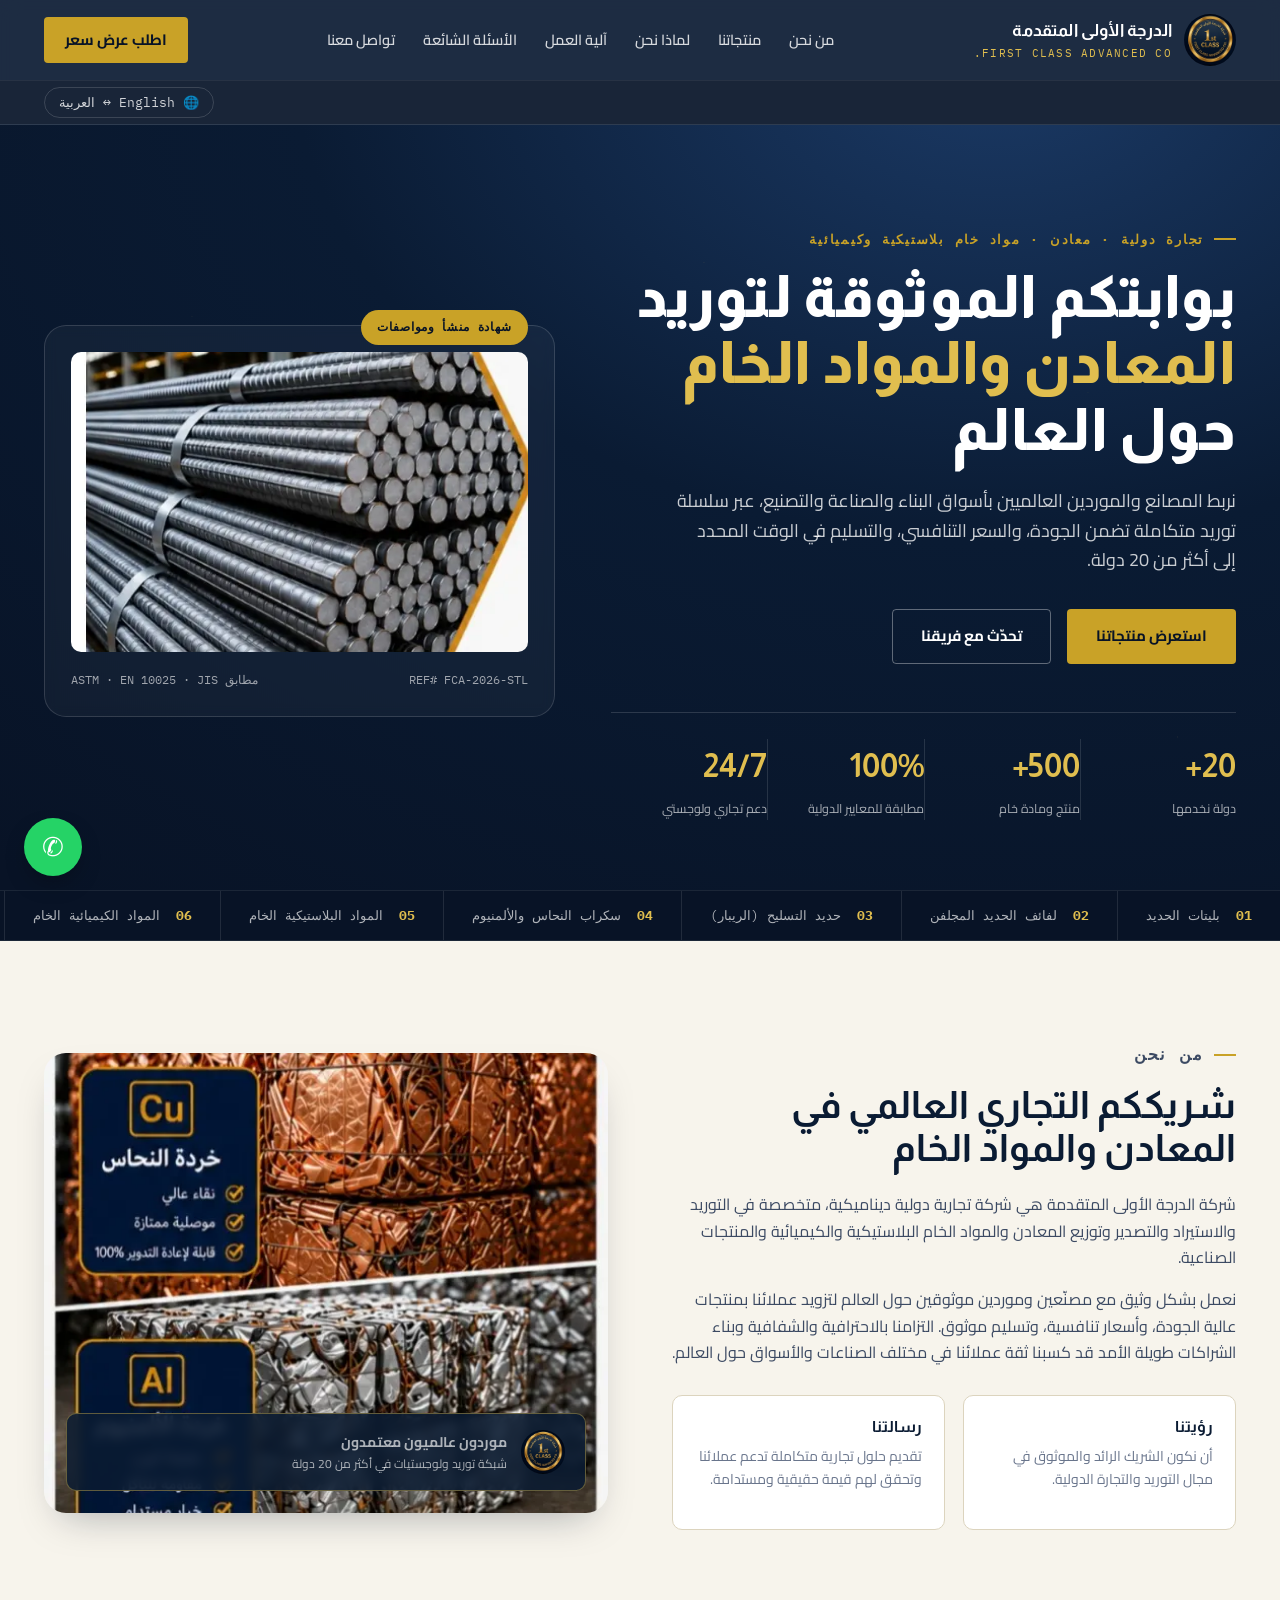
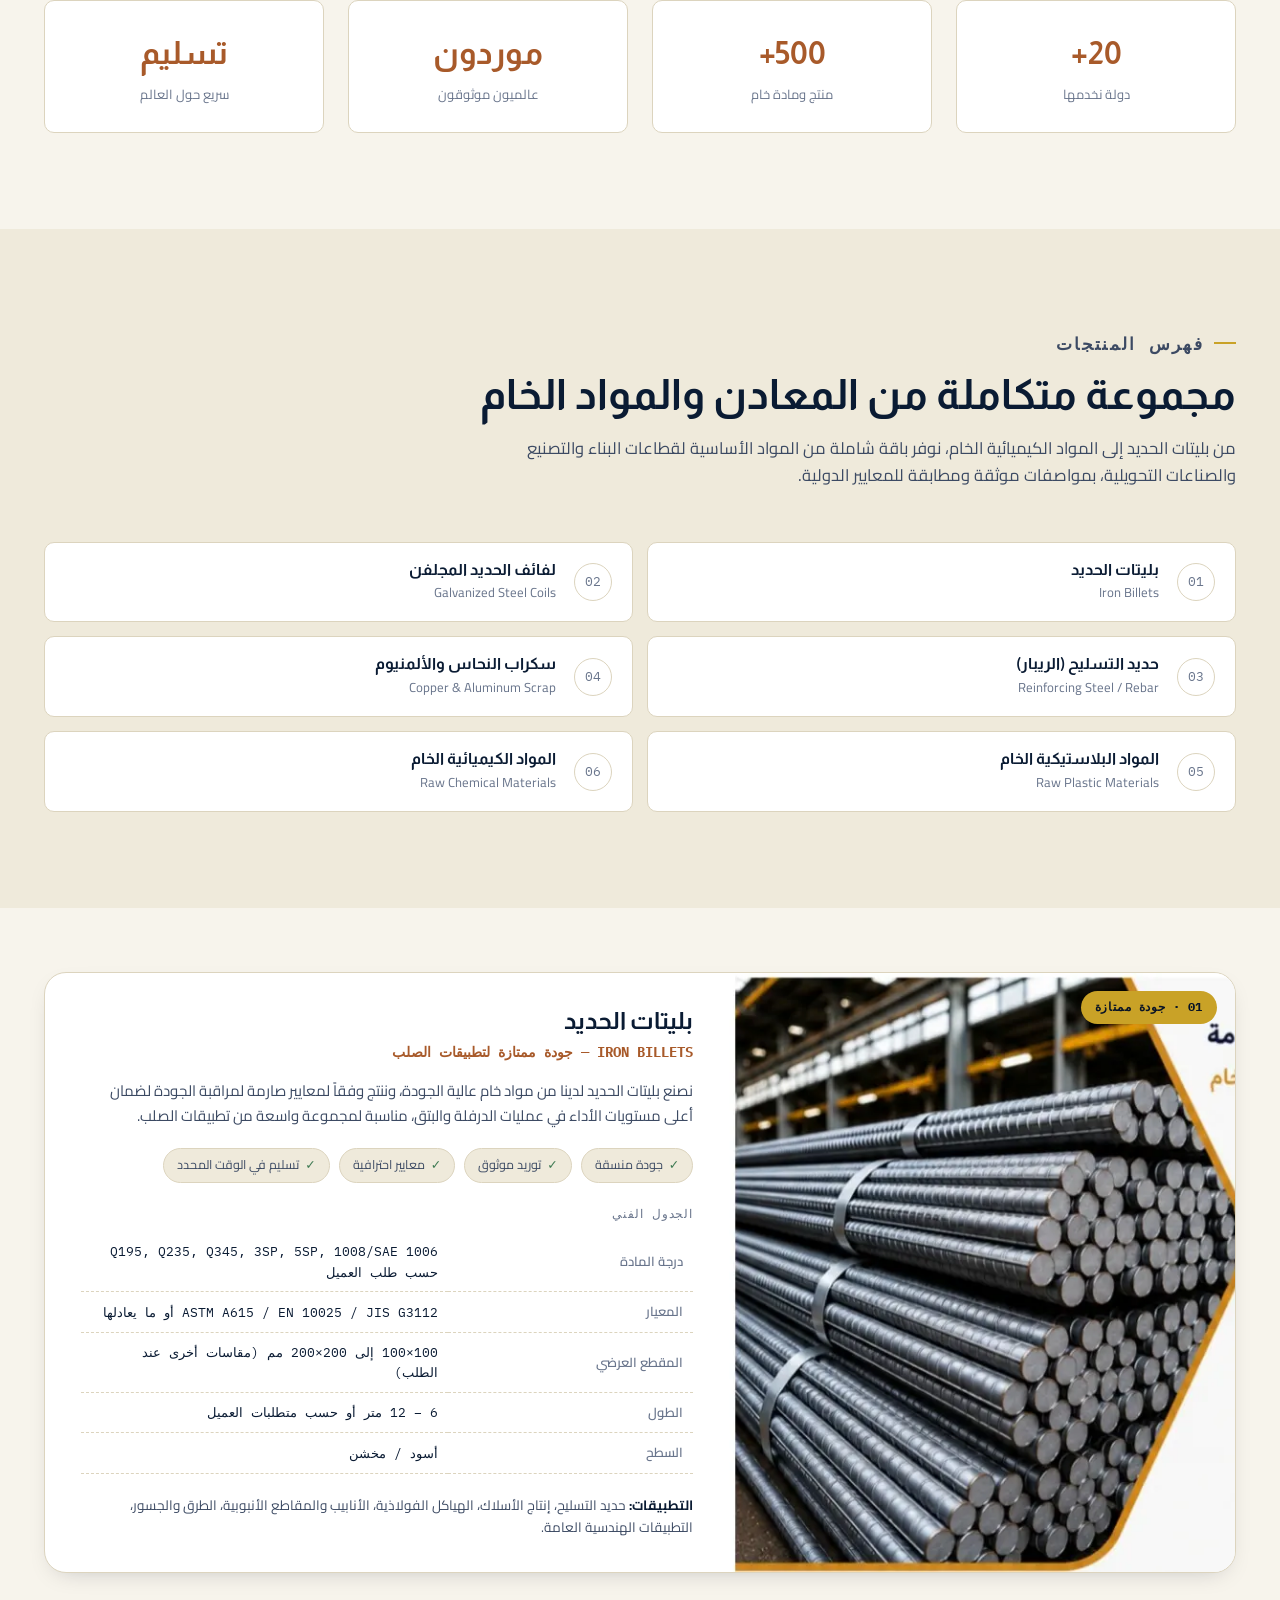
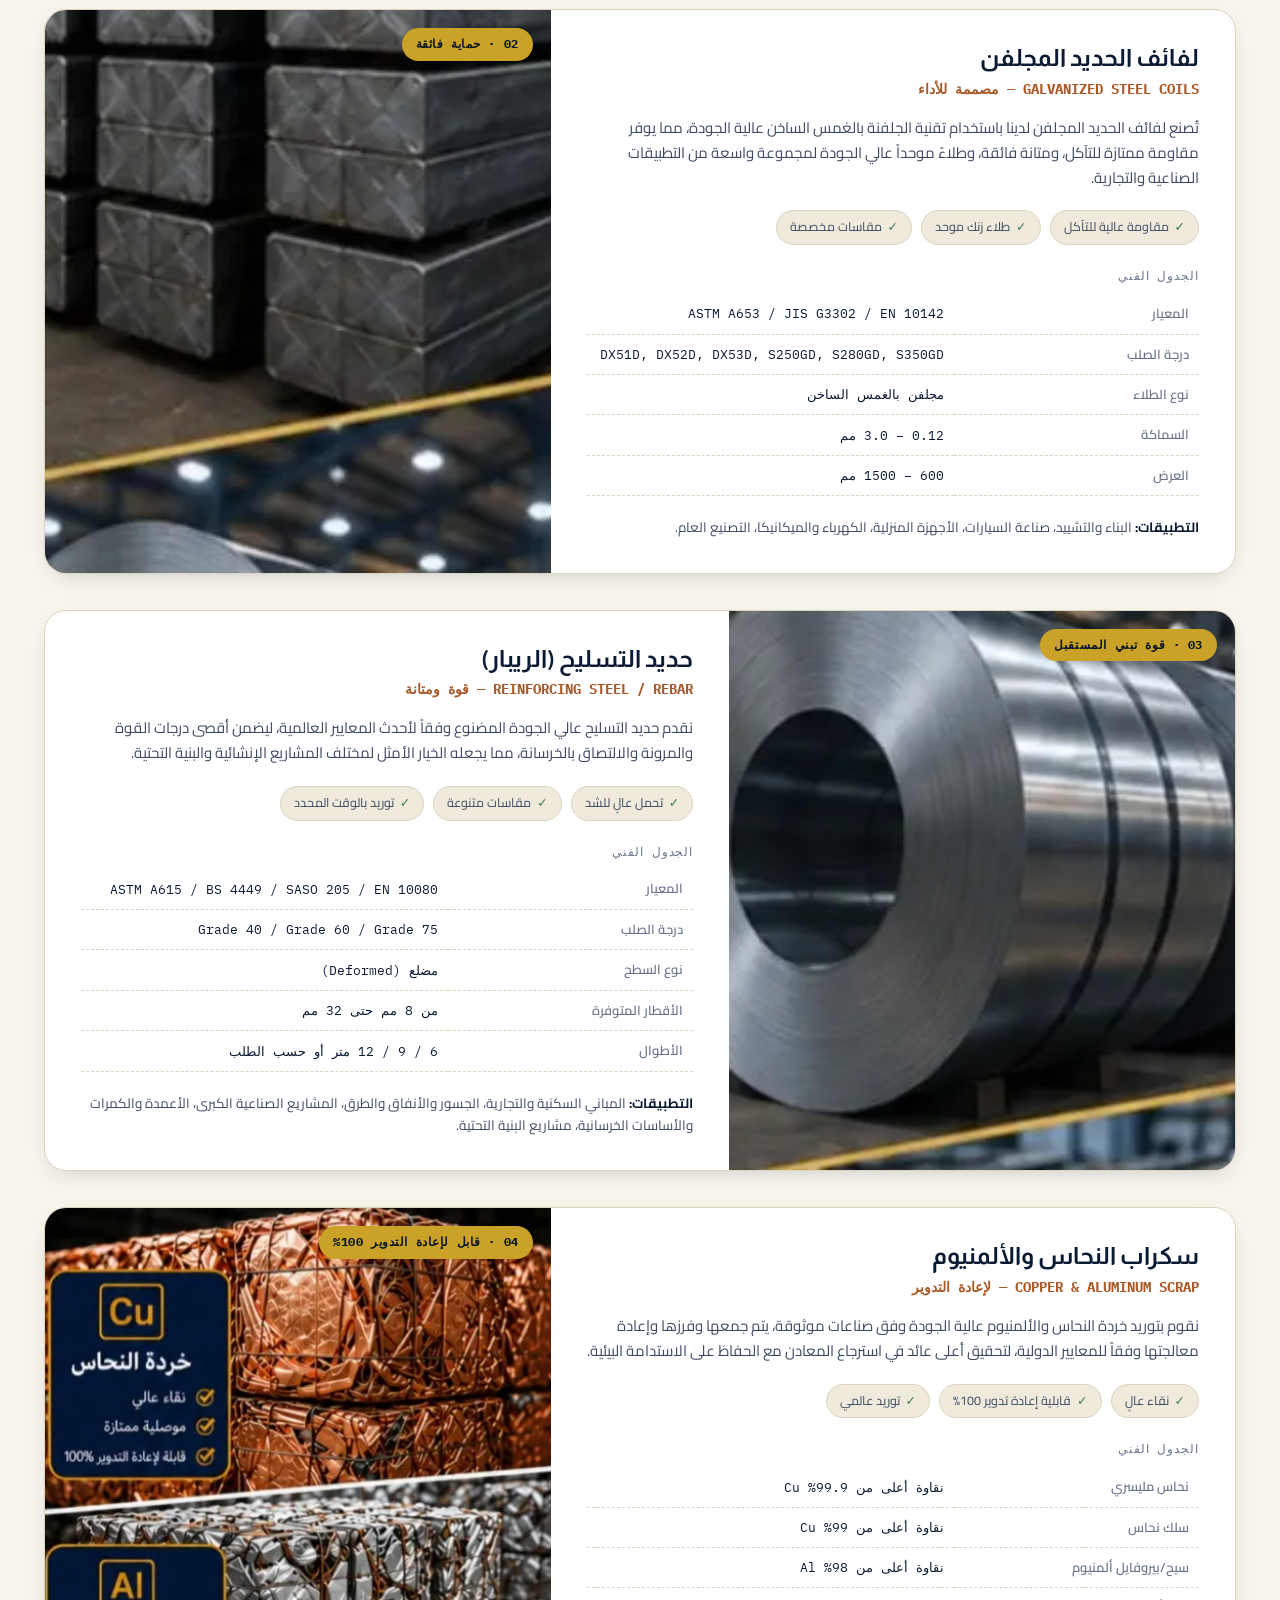
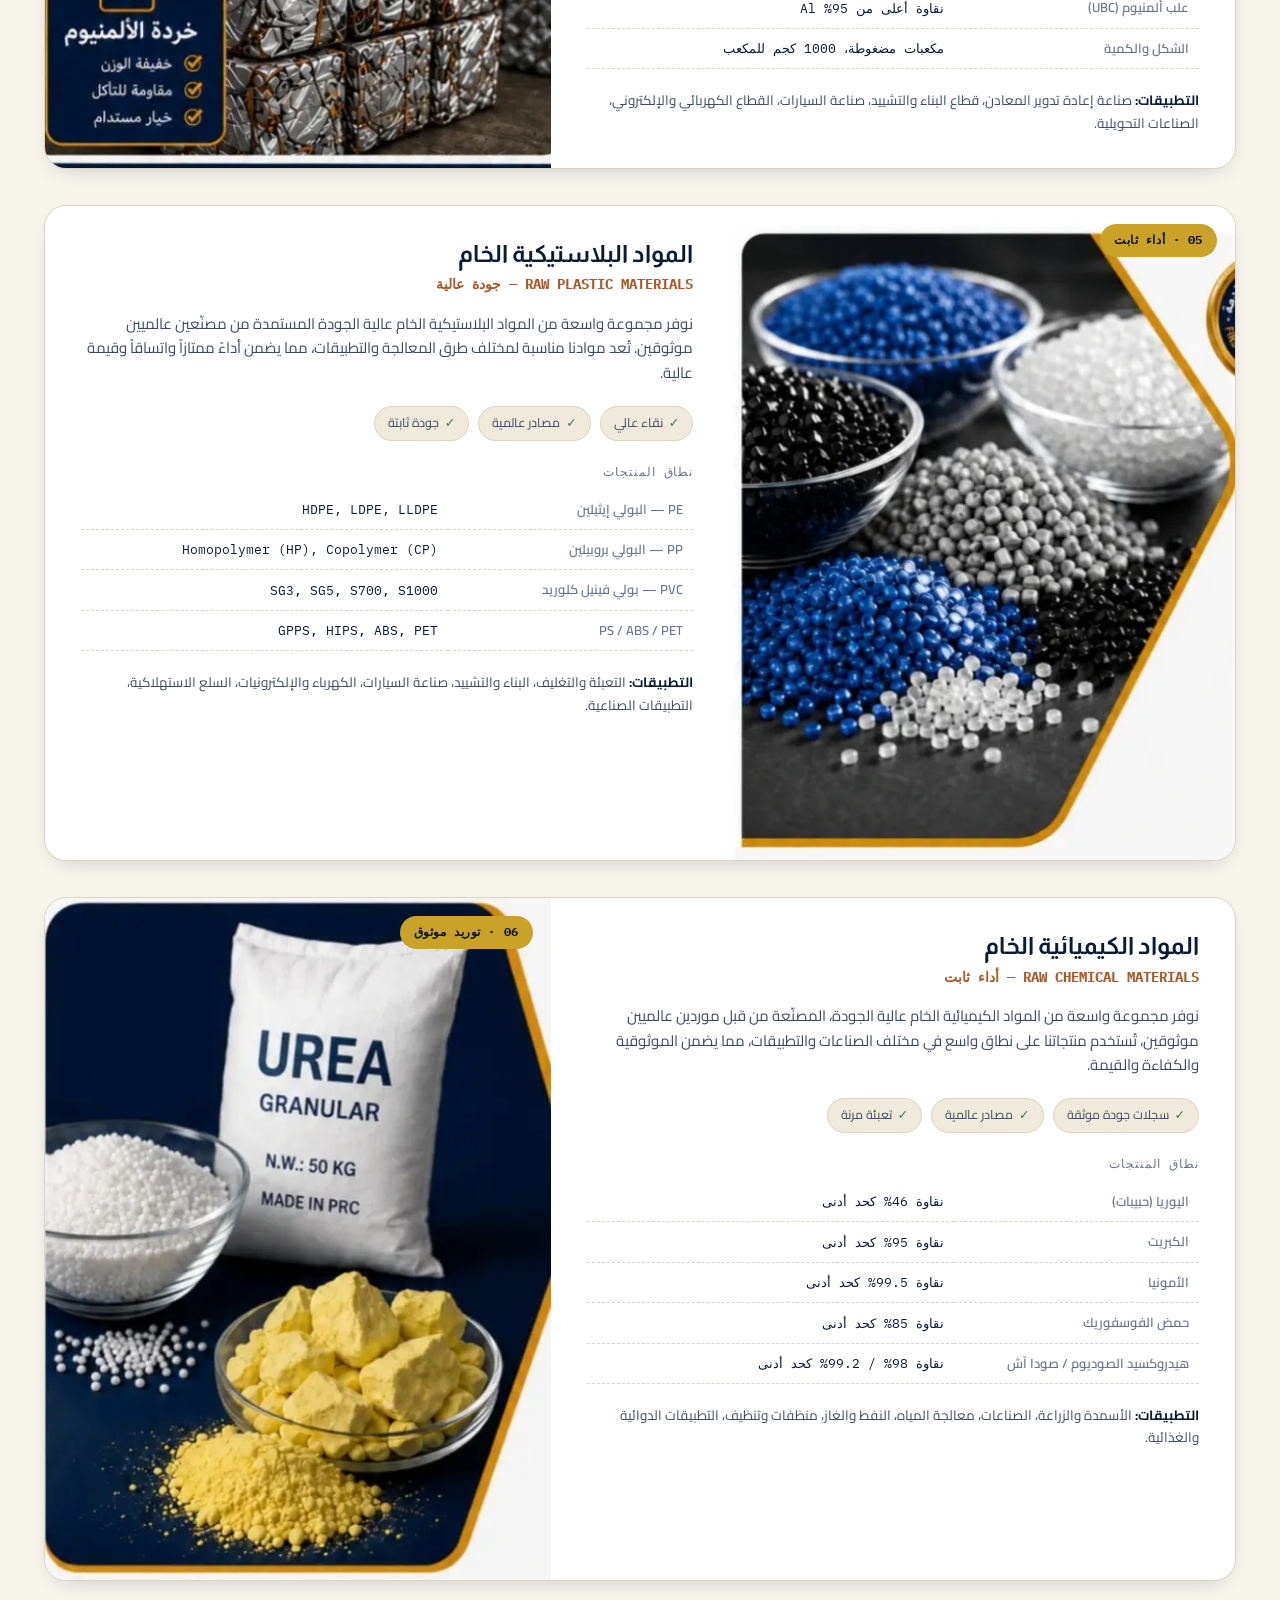
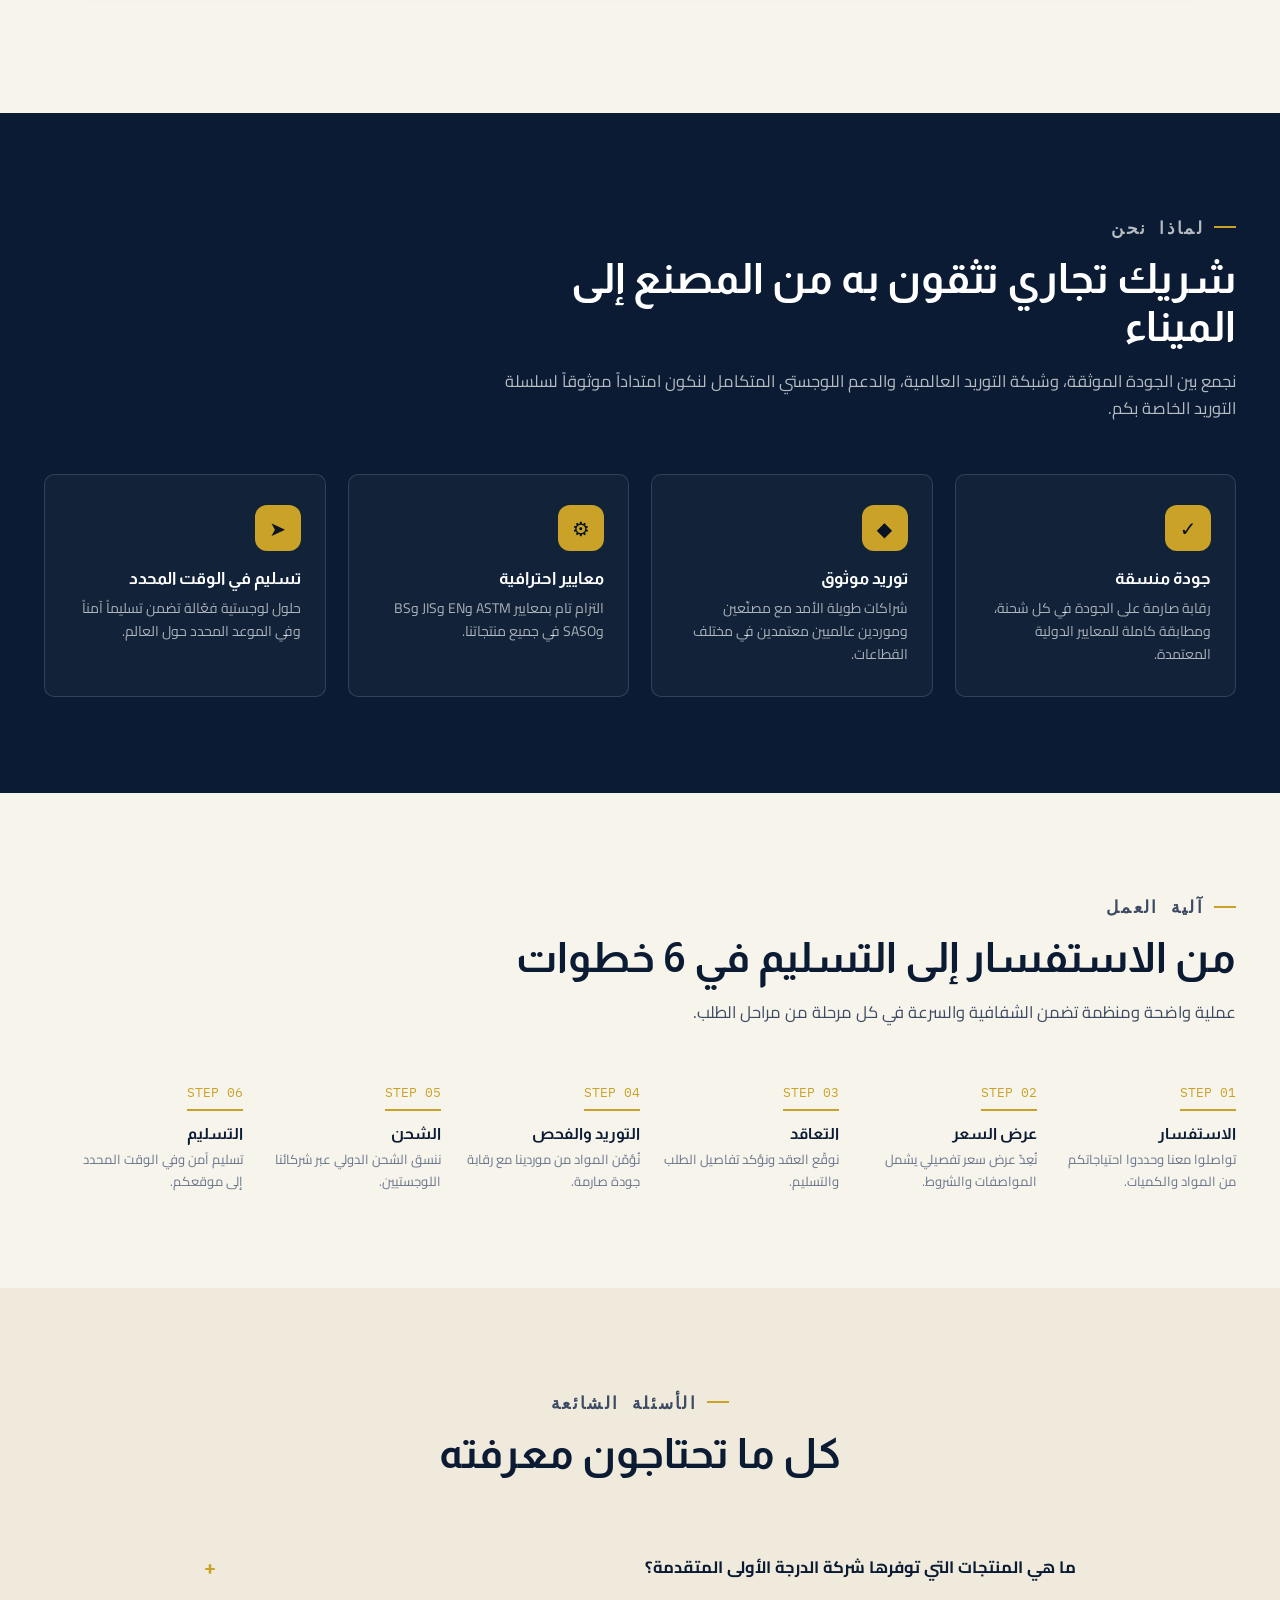
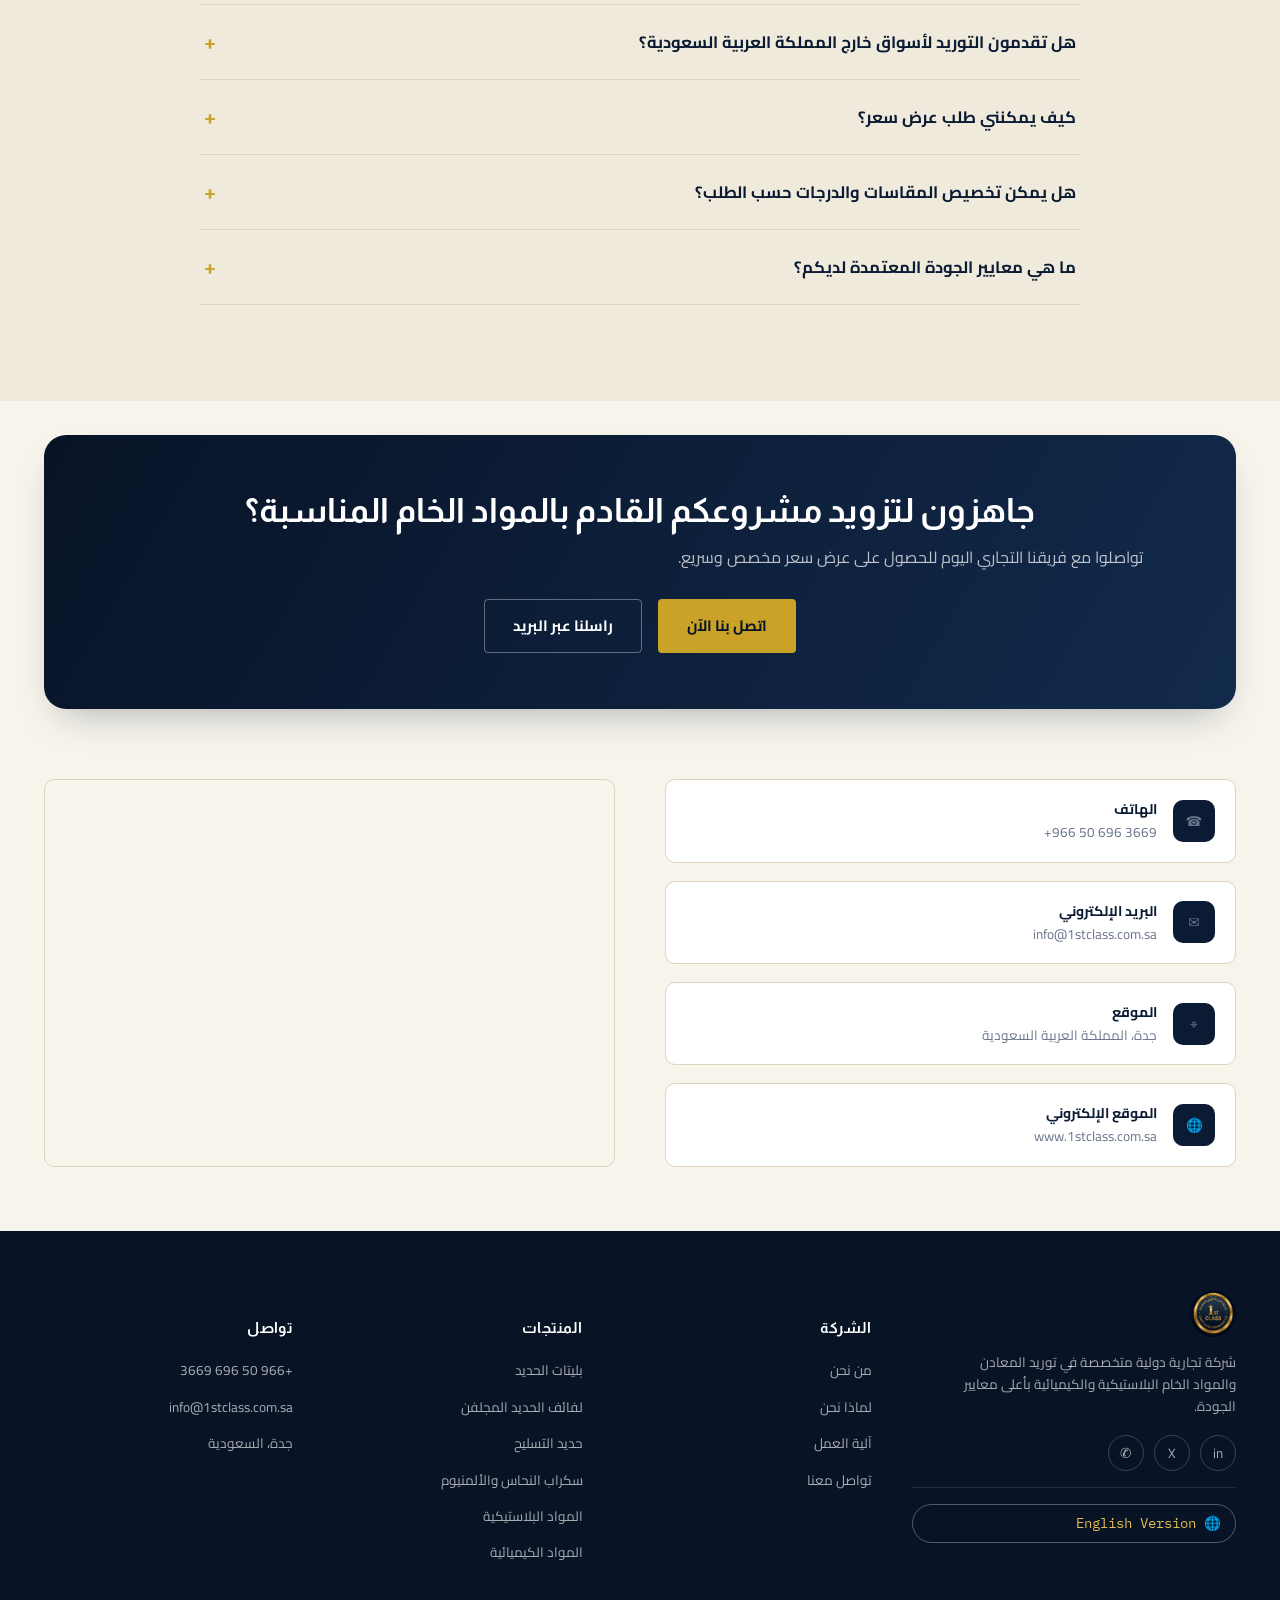
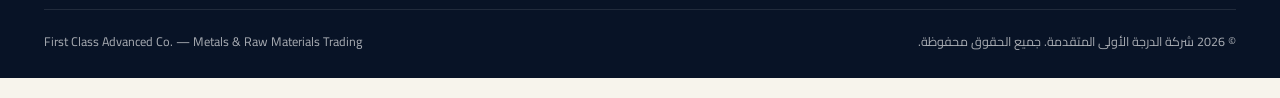
<file: hg/index.html>
<!DOCTYPE html>
<html lang="ar" dir="rtl">
<head>
<meta charset="UTF-8">
<meta name="viewport" content="width=device-width, initial-scale=1.0">
<title>شركة الدرجة الأولى المتقدمة | توريد المعادن والمواد الخام البلاستيكية والكيميائية في السعودية</title>
<meta name="description" content="شركة الدرجة الأولى المتقدمة (First Class Advanced Co.) شريككم التجاري العالمي في توريد واستيراد وتصدير بليتات الحديد، حديد التسليح، لفائف الحديد المجلفن، سكراب النحاس والألمنيوم، المواد البلاستيكية والكيميائية الخام. توريد موثوق لأكثر من 20 دولة.">
<meta name="keywords" content="بليتات الحديد, حديد التسليح, الريبار, لفائف الحديد المجلفن, سكراب النحاس, سكراب الألمنيوم, المواد البلاستيكية الخام, البولي إيثيلين, البولي بروبيلين, اليوريا, المواد الكيميائية الخام, استيراد وتصدير المعادن, شركة تجارة معادن السعودية, جدة">
<meta name="robots" content="index, follow, max-image-preview:large">
<meta name="author" content="First Class Advanced Co.">
<link rel="canonical" href="https://1stclass.com.sa/">
<link rel="alternate" hreflang="ar" href="https://1stclass.com.sa/">
<link rel="alternate" hreflang="en" href="https://1stclass.com.sa/en/">
<link rel="alternate" hreflang="x-default" href="https://1stclass.com.sa/">

<!-- Open Graph -->
<meta property="og:type" content="website">
<meta property="og:site_name" content="First Class Advanced Co.">
<meta property="og:title" content="شركة الدرجة الأولى المتقدمة | معادن ومواد خام بلاستيكية وكيميائية">
<meta property="og:description" content="شريككم التجاري العالمي في توريد المعادن والمواد الخام البلاستيكية والكيميائية. جودة عالية، أسعار تنافسية، تسليم موثوق حول العالم.">
<meta property="og:url" content="https://1stclass.com.sa/">
<meta property="og:image" content="https://1stclass.com.sa/images/og-cover-ar.webp">
<meta property="og:locale" content="ar_SA">
<meta property="og:locale:alternate" content="en_US">

<!-- Twitter -->
<meta name="twitter:card" content="summary_large_image">
<meta name="twitter:title" content="شركة الدرجة الأولى المتقدمة | معادن ومواد خام بلاستيكية وكيميائية">
<meta name="twitter:description" content="شريككم التجاري العالمي في توريد المعادن والمواد الخام البلاستيكية والكيميائية.">
<meta name="twitter:image" content="https://1stclass.com.sa/images/og-cover-ar.webp">

<link rel="icon" href="icons/favicon-32.png" type="image/png" sizes="32x32">
<link rel="icon" href="icons/favicon-64.png" type="image/png" sizes="64x64">
<link rel="apple-touch-icon" href="icons/apple-touch-icon.png">
<link rel="shortcut icon" href="icons/favicon.ico">
<link rel="preconnect" href="https://fonts.googleapis.com">
<link rel="preconnect" href="https://fonts.gstatic.com" crossorigin>
<link rel="preload" as="image" href="images/billets-rebar.webp">
<link rel="stylesheet" href="style.css">

<script type="application/ld+json">
{
  "@context": "https://schema.org",
  "@type": "Organization",
  "name": "First Class Advanced Co.",
  "alternateName": "شركة الدرجة الأولى المتقدمة",
  "url": "https://1stclass.com.sa/",
  "logo": "https://1stclass.com.sa/images/logo.webp",
  "image": "https://1stclass.com.sa/images/og-cover-ar.webp",
  "description": "شركة تجارية دولية متخصصة في توريد واستيراد وتصدير المعادن والمواد الخام البلاستيكية والكيميائية.",
  "address": {
    "@type": "PostalAddress",
    "addressLocality": "جدة",
    "addressCountry": "SA"
  },
  "contactPoint": {
    "@type": "ContactPoint",
    "telephone": "+966-50-696-3669",
    "contactType": "sales",
    "areaServed": "Worldwide",
    "availableLanguage": ["ar","en"]
  },
  "email": "info@1stclass.com.sa",
  "sameAs": []
}
</script>
<script type="application/ld+json">
{
  "@context": "https://schema.org",
  "@type": "BreadcrumbList",
  "itemListElement": [
    {"@type":"ListItem","position":1,"name":"الرئيسية","item":"https://1stclass.com.sa/"}
  ]
}
</script>
<script type="application/ld+json">
{
  "@context": "https://schema.org",
  "@type": "FAQPage",
  "mainEntity": [
    {"@type":"Question","name":"ما هي المنتجات التي توفرها شركة الدرجة الأولى المتقدمة؟","acceptedAnswer":{"@type":"Answer","text":"نوفر بليتات الحديد، لفائف الحديد المجلفن، حديد التسليح، سكراب النحاس والألمنيوم، المواد البلاستيكية الخام، والمواد الكيميائية الخام مثل اليوريا والكبريت والأمونيا وحمض الفوسفوريك."}},
    {"@type":"Question","name":"هل تقدمون التوريد لأسواق خارج المملكة العربية السعودية؟","acceptedAnswer":{"@type":"Answer","text":"نعم، نخدم أكثر من 20 دولة حول العالم عبر شبكة موردين ولوجستيات دولية تضمن التسليم الآمن وفي الوقت المحدد."}},
    {"@type":"Question","name":"كيف يمكنني طلب عرض سعر؟","acceptedAnswer":{"@type":"Answer","text":"يمكنكم التواصل معنا عبر الهاتف أو البريد الإلكتروني أو نموذج التواصل في الموقع، وسيقوم فريقنا التجاري بإعداد عرض سعر مفصل خلال وقت قصير."}},
    {"@type":"Question","name":"هل يمكن تخصيص المقاسات والدرجات حسب الطلب؟","acceptedAnswer":{"@type":"Answer","text":"نعم، معظم منتجاتنا مثل بليتات الحديد وحديد التسليح ولفائف الحديد المجلفن متاحة بمقاسات ودرجات مخصصة حسب متطلبات العميل."}},
    {"@type":"Question","name":"ما هي معايير الجودة المعتمدة لديكم؟","acceptedAnswer":{"@type":"Answer","text":"نلتزم بالمعايير الدولية مثل ASTM وEN وJIS وBS وSASO، مع رقابة جودة صارمة على كل شحنة تضمن أعلى مستويات النقاء والمطابقة."}}
  ]
}
</script>
</head>
<body>
<a href="#main" class="skip-link">تخطَّ إلى المحتوى الرئيسي</a>

<header class="site-header">
  <div class="container header-row">
    <a href="/" class="brand">
      <img src="icons/logo.webp" alt="شعار شركة الدرجة الأولى المتقدمة" width="52" height="52">
      <span class="brand-text">
        <strong>الدرجة الأولى المتقدمة</strong>
        <span>FIRST CLASS ADVANCED CO.</span>
      </span>
    </a>
    <nav class="main-nav" id="main-nav" aria-label="التنقل الرئيسي">
      <a href="#about">من نحن</a>
      <a href="#products">منتجاتنا</a>
      <a href="#why">لماذا نحن</a>
      <a href="#process">آلية العمل</a>
      <a href="#faq">الأسئلة الشائعة</a>
      <a href="#contact">تواصل معنا</a>
    </nav>
    <div class="header-actions">
      <a href="#contact" class="btn btn-gold" style="padding:10px 20px;">اطلب عرض سعر</a>
      <button class="nav-toggle" id="navToggle" aria-label="فتح القائمة" aria-expanded="false" aria-controls="main-nav">☰</button>
    </div>
  </div>
  <!-- زر الترجمة - تم نقله إلى أسفل الهيدر كشريط منفصل -->
  <div class="lang-bar">
    <div class="container" style="display:flex; justify-content:flex-end; padding-block:6px;">
      <a href="en/index.html" class="lang-switch" hreflang="en">🌐 English <span aria-hidden="true">↔</span> العربية</a>
    </div>
  </div>
</header>

<main id="main">

  <!-- HERO -->
  <section class="hero" id="top">
    <div class="container hero-grid">
      <div>
        <p class="eyebrow">تجارة دولية · معادن · مواد خام بلاستيكية وكيميائية</p>
        <h1>بوابتكم الموثوقة لتوريد <em>المعادن والمواد الخام</em> حول العالم</h1>
        <p class="lede">نربط المصانع والموردين العالميين بأسواق البناء والصناعة والتصنيع، عبر سلسلة توريد متكاملة تضمن الجودة، والسعر التنافسي، والتسليم في الوقت المحدد إلى أكثر من 20 دولة.</p>
        <div class="hero-ctas">
          <a href="#products" class="btn btn-gold">استعرض منتجاتنا</a>
          <a href="#contact" class="btn btn-ghost">تحدّث مع فريقنا</a>
        </div>
        <div class="hero-stats">
          <div><b>20+</b><span>دولة نخدمها</span></div>
          <div><b>500+</b><span>منتج ومادة خام</span></div>
          <div><b>100%</b><span>مطابقة للمعايير الدولية</span></div>
          <div><b>24/7</b><span>دعم تجاري ولوجستي</span></div>
        </div>
      </div>
      <div class="hero-card reveal">
        <span class="tag">شهادة منشأ ومواصفات</span>
        <img src="images/billets-rebar.webp" alt="بليتات حديد مكدسة في مستودع الشركة جاهزة للشحن" width="700" height="500" loading="eager">
        <div class="hero-card-foot">
          <span>REF# FCA-2026-STL</span>
          <span>مطابق ASTM · EN 10025 · JIS</span>
        </div>
      </div>
    </div>
  </section>

  <!-- TICKER -->
  <div class="ticker-wrap" aria-hidden="true">
    <div class="ticker">
      <span><b>01</b> بليتات الحديد</span>
      <span><b>02</b> لفائف الحديد المجلفن</span>
      <span><b>03</b> حديد التسليح (الريبار)</span>
      <span><b>04</b> سكراب النحاس والألمنيوم</span>
      <span><b>05</b> المواد البلاستيكية الخام</span>
      <span><b>06</b> المواد الكيميائية الخام</span>
      <span><b>07</b> شحن وتوريد دولي</span>
      <span><b>08</b> رقابة جودة معتمدة</span>
    </div>
  </div>

  <!-- ABOUT -->
  <section class="pad" id="about">
    <div class="container">
      <div class="about-grid">
        <div class="about-copy reveal">
          <p class="eyebrow">من نحن</p>
          <h2 style="font-size:clamp(26px,3.2vw,38px); color:var(--navy-900); margin-bottom:20px;">شريككم التجاري العالمي في المعادن والمواد الخام</h2>
          <p>شركة الدرجة الأولى المتقدمة هي شركة تجارية دولية ديناميكية، متخصصة في التوريد والاستيراد والتصدير وتوزيع المعادن والمواد الخام البلاستيكية والكيميائية والمنتجات الصناعية.</p>
          <p>نعمل بشكل وثيق مع مصنّعين وموردين موثوقين حول العالم لتزويد عملائنا بمنتجات عالية الجودة، وأسعار تنافسية، وتسليم موثوق. التزامنا بالاحترافية والشفافية وبناء الشراكات طويلة الأمد قد كسبنا ثقة عملائنا في مختلف الصناعات والأسواق حول العالم.</p>
          <div class="value-cards">
            <div class="value-card"><h4>رؤيتنا</h4><p>أن نكون الشريك الرائد والموثوق في مجال التوريد والتجارة الدولية.</p></div>
            <div class="value-card"><h4>رسالتنا</h4><p>تقديم حلول تجارية متكاملة تدعم عملائنا وتحقق لهم قيمة حقيقية ومستدامة.</p></div>
          </div>
        </div>
        <div class="about-visual reveal">
          <img src="images/copper-aluminum-scrap.webp" alt="مكعبات مضغوطة من خردة النحاس والألمنيوم جاهزة لإعادة التدوير" width="700" height="460" loading="lazy">
          <div class="seal-badge">
            <img src="icons/logo.webp" alt="ختم شركة الدرجة الأولى المتقدمة">
            <span><b>موردون عالميون معتمدون</b><span>شبكة توريد ولوجستيات في أكثر من 20 دولة</span></span>
          </div>
        </div>
      </div>

      <div class="stat-strip reveal">
        <div class="stat-item"><b>20+</b><span>دولة نخدمها</span></div>
        <div class="stat-item"><b>500+</b><span>منتج ومادة خام</span></div>
        <div class="stat-item"><b>موردون</b><span>عالميون موثوقون</span></div>
        <div class="stat-item"><b>تسليم</b><span>سريع حول العالم</span></div>
      </div>
    </div>
  </section>

  <!-- PRODUCT INDEX -->
  <section class="pad bg-paper2" id="products">
    <div class="container">
      <div class="section-head reveal">
        <p class="eyebrow">فهرس المنتجات</p>
        <h2>مجموعة متكاملة من المعادن والمواد الخام</h2>
        <p>من بليتات الحديد إلى المواد الكيميائية الخام، نوفر باقة شاملة من المواد الأساسية لقطاعات البناء والتصنيع والصناعات التحويلية، بمواصفات موثقة ومطابقة للمعايير الدولية.</p>
      </div>
      <div class="index-list reveal">
        <a href="#p-billets" class="index-item"><span class="index-num mono">01</span><span><h4>بليتات الحديد</h4><span>Iron Billets</span></span></a>
        <a href="#p-coils" class="index-item"><span class="index-num mono">02</span><span><h4>لفائف الحديد المجلفن</h4><span>Galvanized Steel Coils</span></span></a>
        <a href="#p-rebar" class="index-item"><span class="index-num mono">03</span><span><h4>حديد التسليح (الريبار)</h4><span>Reinforcing Steel / Rebar</span></span></a>
        <a href="#p-scrap" class="index-item"><span class="index-num mono">04</span><span><h4>سكراب النحاس والألمنيوم</h4><span>Copper &amp; Aluminum Scrap</span></span></a>
        <a href="#p-plastics" class="index-item"><span class="index-num mono">05</span><span><h4>المواد البلاستيكية الخام</h4><span>Raw Plastic Materials</span></span></a>
        <a href="#p-chemicals" class="index-item"><span class="index-num mono">06</span><span><h4>المواد الكيميائية الخام</h4><span>Raw Chemical Materials</span></span></a>
      </div>
    </div>
  </section>

  <!-- PRODUCT CARDS (مختصرة للاختصار، نفس المحتوى السابق) -->
  <section class="pad" style="padding-top:64px;">
    <div class="container">

      <article class="product-card reveal" id="p-billets">
        <div class="pc-media"><span class="stamp">01 · جودة ممتازة</span>
          <img src="images/billets-rebar.webp" alt="بليتات حديد مربعة المقطع مكدسة في المصنع" width="640" height="480" loading="lazy"></div>
        <div class="pc-body">
          <h3>بليتات الحديد</h3>
          <p class="pc-tagline">IRON BILLETS — جودة ممتازة لتطبيقات الصلب</p>
          <p class="pc-desc">نصنع بليتات الحديد لدينا من مواد خام عالية الجودة، وننتج وفقاً لمعايير صارمة لمراقبة الجودة لضمان أعلى مستويات الأداء في عمليات الدرفلة والبتق، مناسبة لمجموعة واسعة من تطبيقات الصلب.</p>
          <ul class="pc-features">
            <li>جودة منسقة</li><li>توريد موثوق</li><li>معايير احترافية</li><li>تسليم في الوقت المحدد</li>
          </ul>
          <table class="spec-table">
            <caption>الجدول الفني</caption>
            <tr><th>درجة المادة</th><td>Q195, Q235, Q345, 3SP, 5SP, 1008/SAE 1006 حسب طلب العميل</td></tr>
            <tr><th>المعيار</th><td>ASTM A615 / EN 10025 / JIS G3112 أو ما يعادلها</td></tr>
            <tr><th>المقطع العرضي</th><td>100×100 إلى 200×200 مم (مقاسات أخرى عند الطلب)</td></tr>
            <tr><th>الطول</th><td>6 – 12 متر أو حسب متطلبات العميل</td></tr>
            <tr><th>السطح</th><td>أسود / مخشن</td></tr>
          </table>
          <p class="pc-apps"><b>التطبيقات: </b>حديد التسليح، إنتاج الأسلاك، الهياكل الفولاذية، الأنابيب والمقاطع الأنبوبية، الطرق والجسور، التطبيقات الهندسية العامة.</p>
        </div>
      </article>

      <article class="product-card reveal" id="p-coils">
        <div class="pc-media"><span class="stamp">02 · حماية فائقة</span>
          <img src="images/crop-coil.webp" alt="لفة من الحديد المجلفن في خط الإنتاج" width="640" height="480" loading="lazy"></div>
        <div class="pc-body">
          <h3>لفائف الحديد المجلفن</h3>
          <p class="pc-tagline">GALVANIZED STEEL COILS — مصممة للأداء</p>
          <p class="pc-desc">تُصنع لفائف الحديد المجلفن لدينا باستخدام تقنية الجلفنة بالغمس الساخن عالية الجودة، مما يوفر مقاومة ممتازة للتآكل، ومتانة فائقة، وطلاءً موحداً عالي الجودة لمجموعة واسعة من التطبيقات الصناعية والتجارية.</p>
          <ul class="pc-features">
            <li>مقاومة عالية للتآكل</li><li>طلاء زنك موحد</li><li>مقاسات مخصصة</li>
          </ul>
          <table class="spec-table">
            <caption>الجدول الفني</caption>
            <tr><th>المعيار</th><td>ASTM A653 / JIS G3302 / EN 10142</td></tr>
            <tr><th>درجة الصلب</th><td>DX51D, DX52D, DX53D, S250GD, S280GD, S350GD</td></tr>
            <tr><th>نوع الطلاء</th><td>مجلفن بالغمس الساخن</td></tr>
            <tr><th>السماكة</th><td>0.12 – 3.0 مم</td></tr>
            <tr><th>العرض</th><td>600 – 1500 مم</td></tr>
          </table>
          <p class="pc-apps"><b>التطبيقات: </b>البناء والتشييد، صناعة السيارات، الأجهزة المنزلية، الكهرباء والميكانيكا، التصنيع العام.</p>
        </div>
      </article>

      <article class="product-card reveal" id="p-rebar">
        <div class="pc-media"><span class="stamp">03 · قوة تبني المستقبل</span>
          <img src="images/crop-rebar-mesh.webp" alt="شبكات حديد تسليح مكدسة" width="640" height="480" loading="lazy"></div>
        <div class="pc-body">
          <h3>حديد التسليح (الريبار)</h3>
          <p class="pc-tagline">REINFORCING STEEL / REBAR — قوة ومتانة</p>
          <p class="pc-desc">نقدم حديد التسليح عالي الجودة المضنوع وفقاً لأحدث المعايير العالمية، ليضمن أقصى درجات القوة والمرونة والالتصاق بالخرسانة، مما يجعله الخيار الأمثل لمختلف المشاريع الإنشائية والبنية التحتية.</p>
          <ul class="pc-features">
            <li>تحمل عالٍ للشد</li><li>مقاسات متنوعة</li><li>توريد بالوقت المحدد</li>
          </ul>
          <table class="spec-table">
            <caption>الجدول الفني</caption>
            <tr><th>المعيار</th><td>ASTM A615 / BS 4449 / SASO 205 / EN 10080</td></tr>
            <tr><th>درجة الصلب</th><td>Grade 40 / Grade 60 / Grade 75</td></tr>
            <tr><th>نوع السطح</th><td>مضلع (Deformed)</td></tr>
            <tr><th>الأقطار المتوفرة</th><td>من 8 مم حتى 32 مم</td></tr>
            <tr><th>الأطوال</th><td>6 / 9 / 12 متر أو حسب الطلب</td></tr>
          </table>
          <p class="pc-apps"><b>التطبيقات: </b>المباني السكنية والتجارية، الجسور والأنفاق والطرق، المشاريع الصناعية الكبرى، الأعمدة والكمرات والأساسات الخرسانية، مشاريع البنية التحتية.</p>
        </div>
      </article>

      <!-- باقي المنتجات بنفس النمط (مختصرة للاختصار) -->
      <article class="product-card reveal" id="p-scrap">
        <div class="pc-media"><span class="stamp">04 · قابل لإعادة التدوير 100%</span>
          <img src="images/copper-aluminum-scrap.webp" alt="مكعبات مضغوطة من خردة النحاس النقي وخردة الألمنيوم" width="640" height="480" loading="lazy"></div>
        <div class="pc-body">
          <h3>سكراب النحاس والألمنيوم</h3>
          <p class="pc-tagline">COPPER &amp; ALUMINUM SCRAP — لإعادة التدوير</p>
          <p class="pc-desc">نقوم بتوريد خردة النحاس والألمنيوم عالية الجودة وفق صناعات موثوقة، يتم جمعها وفرزها وإعادة معالجتها وفقاً للمعايير الدولية، لتحقيق أعلى عائد في استرجاع المعادن مع الحفاظ على الاستدامة البيئية.</p>
          <ul class="pc-features">
            <li>نقاء عالٍ</li><li>قابلية إعادة تدوير 100%</li><li>توريد عالمي</li>
          </ul>
          <table class="spec-table">
            <caption>الجدول الفني</caption>
            <tr><th>نحاس مليسري</th><td>نقاوة أعلى من 99.9% Cu</td></tr>
            <tr><th>سلك نحاس</th><td>نقاوة أعلى من 99% Cu</td></tr>
            <tr><th>سيح/بيروفايل ألمنيوم</th><td>نقاوة أعلى من 98% Al</td></tr>
            <tr><th>علب ألمنيوم (UBC)</th><td>نقاوة أعلى من 95% Al</td></tr>
            <tr><th>الشكل والكمية</th><td>مكعبات مضغوطة، 1000 كجم للمكعب</td></tr>
          </table>
          <p class="pc-apps"><b>التطبيقات: </b>صناعة إعادة تدوير المعادن، قطاع البناء والتشييد، صناعة السيارات، القطاع الكهربائي والإلكتروني، الصناعات التحويلية.</p>
        </div>
      </article>

      <article class="product-card reveal" id="p-plastics">
        <div class="pc-media"><span class="stamp">05 · أداء ثابت</span>
          <img src="images/plastic-pellets.webp" alt="حبيبات مواد بلاستيكية خام بألوان مختلفة" width="640" height="480" loading="lazy"></div>
        <div class="pc-body">
          <h3>المواد البلاستيكية الخام</h3>
          <p class="pc-tagline">RAW PLASTIC MATERIALS — جودة عالية</p>
          <p class="pc-desc">نوفر مجموعة واسعة من المواد البلاستيكية الخام عالية الجودة المستمدة من مصنّعين عالميين موثوقين. تُعد موادنا مناسبة لمختلف طرق المعالجة والتطبيقات، مما يضمن أداءً ممتازاً واتساقاً وقيمة عالية.</p>
          <ul class="pc-features">
            <li>نقاء عالي</li><li>مصادر عالمية</li><li>جودة ثابتة</li>
          </ul>
          <table class="spec-table">
            <caption>نطاق المنتجات</caption>
            <tr><th>PE — البولي إيثيلين</th><td>HDPE, LDPE, LLDPE</td></tr>
            <tr><th>PP — البولي بروبيلين</th><td>Homopolymer (HP), Copolymer (CP)</td></tr>
            <tr><th>PVC — بولي فينيل كلوريد</th><td>SG3, SG5, S700, S1000</td></tr>
            <tr><th>PS / ABS / PET</th><td>GPPS, HIPS, ABS, PET</td></tr>
          </table>
          <p class="pc-apps"><b>التطبيقات: </b>التعبئة والتغليف، البناء والتشييد، صناعة السيارات، الكهرباء والإلكترونيات، السلع الاستهلاكية، التطبيقات الصناعية.</p>
        </div>
      </article>

      <article class="product-card reveal" id="p-chemicals">
        <div class="pc-media"><span class="stamp">06 · توريد موثوق</span>
          <img src="images/urea-chemicals.webp" alt="كيس يوريا حبيبية ومواد كيميائية خام أخرى" width="640" height="480" loading="lazy"></div>
        <div class="pc-body">
          <h3>المواد الكيميائية الخام</h3>
          <p class="pc-tagline">RAW CHEMICAL MATERIALS — أداء ثابت</p>
          <p class="pc-desc">نوفر مجموعة واسعة من المواد الكيميائية الخام عالية الجودة، المصنّعة من قبل موردين عالميين موثوقين، تُستخدم منتجاتنا على نطاق واسع في مختلف الصناعات والتطبيقات، مما يضمن الموثوقية والكفاءة والقيمة.</p>
          <ul class="pc-features">
            <li>سجلات جودة موثقة</li><li>مصادر عالمية</li><li>تعبئة مرنة</li>
          </ul>
          <table class="spec-table">
            <caption>نطاق المنتجات</caption>
            <tr><th>اليوريا (حبيبات)</th><td>نقاوة 46% كحد أدنى</td></tr>
            <tr><th>الكبريت</th><td>نقاوة 95% كحد أدنى</td></tr>
            <tr><th>الأمونيا</th><td>نقاوة 99.5% كحد أدنى</td></tr>
            <tr><th>حمض الفوسفوريك</th><td>نقاوة 85% كحد أدنى</td></tr>
            <tr><th>هيدروكسيد الصوديوم / صودا آش</th><td>نقاوة 98% / 99.2% كحد أدنى</td></tr>
          </table>
          <p class="pc-apps"><b>التطبيقات: </b>الأسمدة والزراعة، الصناعات، معالجة المياه، النفط والغاز، منظفات وتنظيف، التطبيقات الدوائية والغذائية.</p>
        </div>
      </article>

    </div>
  </section>

  <!-- WHY US -->
  <section class="pad bg-navy" id="why">
    <div class="container">
      <div class="section-head reveal">
        <p class="eyebrow">لماذا نحن</p>
        <h2>شريك تجاري تثقون به من المصنع إلى الميناء</h2>
        <p>نجمع بين الجودة الموثقة، وشبكة التوريد العالمية، والدعم اللوجستي المتكامل لنكون امتداداً موثوقاً لسلسلة التوريد الخاصة بكم.</p>
      </div>
      <div class="why-grid">
        <div class="why-card reveal"><div class="why-icon">✓</div><h4>جودة منسقة</h4><p>رقابة صارمة على الجودة في كل شحنة، ومطابقة كاملة للمعايير الدولية المعتمدة.</p></div>
        <div class="why-card reveal"><div class="why-icon">◆</div><h4>توريد موثوق</h4><p>شراكات طويلة الأمد مع مصنّعين وموردين عالميين معتمدين في مختلف القطاعات.</p></div>
        <div class="why-card reveal"><div class="why-icon">⚙</div><h4>معايير احترافية</h4><p>التزام تام بمعايير ASTM وEN وJIS وBS وSASO في جميع منتجاتنا.</p></div>
        <div class="why-card reveal"><div class="why-icon">➤</div><h4>تسليم في الوقت المحدد</h4><p>حلول لوجستية فعّالة تضمن تسليماً آمناً وفي الموعد المحدد حول العالم.</p></div>
      </div>
    </div>
  </section>

  <!-- PROCESS -->
  <section class="pad" id="process">
    <div class="container">
      <div class="section-head reveal">
        <p class="eyebrow">آلية العمل</p>
        <h2>من الاستفسار إلى التسليم في 6 خطوات</h2>
        <p>عملية واضحة ومنظمة تضمن الشفافية والسرعة في كل مرحلة من مراحل الطلب.</p>
      </div>
      <div class="process-rail reveal">
        <div class="process-step"><span class="pnum">STEP 01</span><h4>الاستفسار</h4><p>تواصلوا معنا وحددوا احتياجاتكم من المواد والكميات.</p></div>
        <div class="process-step"><span class="pnum">STEP 02</span><h4>عرض السعر</h4><p>نُعِدّ عرض سعر تفصيلي يشمل المواصفات والشروط.</p></div>
        <div class="process-step"><span class="pnum">STEP 03</span><h4>التعاقد</h4><p>نوقّع العقد ونؤكد تفاصيل الطلب والتسليم.</p></div>
        <div class="process-step"><span class="pnum">STEP 04</span><h4>التوريد والفحص</h4><p>نُؤمّن المواد من موردينا مع رقابة جودة صارمة.</p></div>
        <div class="process-step"><span class="pnum">STEP 05</span><h4>الشحن</h4><p>ننسق الشحن الدولي عبر شركائنا اللوجستيين.</p></div>
        <div class="process-step"><span class="pnum">STEP 06</span><h4>التسليم</h4><p>تسليم آمن وفي الوقت المحدد إلى موقعكم.</p></div>
      </div>
    </div>
  </section>

  <!-- FAQ -->
  <section class="pad bg-paper2" id="faq">
    <div class="container">
      <div class="section-head reveal" style="margin-inline:auto; text-align:center;">
        <p class="eyebrow" style="justify-content:center;">الأسئلة الشائعة</p>
        <h2>كل ما تحتاجون معرفته</h2>
      </div>
      <div class="faq-list reveal">
        <div class="faq-item" data-open="false">
          <button class="faq-q" aria-expanded="false">ما هي المنتجات التي توفرها شركة الدرجة الأولى المتقدمة؟<span class="plus">+</span></button>
          <div class="faq-a"><p>نوفر بليتات الحديد، لفائف الحديد المجلفن، حديد التسليح، سكراب النحاس والألمنيوم، المواد البلاستيكية الخام، والمواد الكيميائية الخام مثل اليوريا والكبريت والأمونيا وحمض الفوسفوريك.</p></div>
        </div>
        <div class="faq-item" data-open="false">
          <button class="faq-q" aria-expanded="false">هل تقدمون التوريد لأسواق خارج المملكة العربية السعودية؟<span class="plus">+</span></button>
          <div class="faq-a"><p>نعم، نخدم أكثر من 20 دولة حول العالم عبر شبكة موردين ولوجستيات دولية تضمن التسليم الآمن وفي الوقت المحدد.</p></div>
        </div>
        <div class="faq-item" data-open="false">
          <button class="faq-q" aria-expanded="false">كيف يمكنني طلب عرض سعر؟<span class="plus">+</span></button>
          <div class="faq-a"><p>يمكنكم التواصل معنا عبر الهاتف أو البريد الإلكتروني أو نموذج التواصل في الموقع، وسيقوم فريقنا التجاري بإعداد عرض سعر مفصل خلال وقت قصير.</p></div>
        </div>
        <div class="faq-item" data-open="false">
          <button class="faq-q" aria-expanded="false">هل يمكن تخصيص المقاسات والدرجات حسب الطلب؟<span class="plus">+</span></button>
          <div class="faq-a"><p>نعم، معظم منتجاتنا مثل بليتات الحديد وحديد التسليح ولفائف الحديد المجلفن متاحة بمقاسات ودرجات مخصصة حسب متطلبات العميل.</p></div>
        </div>
        <div class="faq-item" data-open="false">
          <button class="faq-q" aria-expanded="false">ما هي معايير الجودة المعتمدة لديكم؟<span class="plus">+</span></button>
          <div class="faq-a"><p>نلتزم بالمعايير الدولية مثل ASTM وEN وJIS وBS وSASO، مع رقابة جودة صارمة على كل شحنة تضمن أعلى مستويات النقاء والمطابقة.</p></div>
        </div>
      </div>
    </div>
  </section>

  <!-- CTA + CONTACT -->
  <section class="pad-s" id="contact">
    <div class="container">
      <div class="cta-band reveal">
        <h2>جاهزون لتزويد مشروعكم القادم بالمواد الخام المناسبة؟</h2>
        <p>تواصلوا مع فريقنا التجاري اليوم للحصول على عرض سعر مخصص وسريع.</p>
        <div class="cta-actions">
          <a href="tel:+966506963669" class="btn btn-gold">اتصل بنا الآن</a>
          <a href="mailto:info@1stclass.com.sa" class="btn btn-ghost">راسلنا عبر البريد</a>
        </div>
      </div>

      <div class="contact-grid">
        <ul class="contact-list reveal">
          <li><span class="contact-ico">☎</span><span><b>الهاتف</b><a href="tel:+966506963669">‎+966 50 696 3669</a></span></li>
          <li><span class="contact-ico">✉</span><span><b>البريد الإلكتروني</b><a href="mailto:info@1stclass.com.sa">info@1stclass.com.sa</a></span></li>
          <li><span class="contact-ico">⌖</span><span><b>الموقع</b><span>جدة، المملكة العربية السعودية</span></span></li>
          <li><span class="contact-ico">🌐</span><span><b>الموقع الإلكتروني</b><a href="https://1stclass.com.sa">www.1stclass.com.sa</a></span></li>
        </ul>
        <div class="map-frame reveal">
          <iframe src="https://www.google.com/maps?q=Jeddah,Saudi%20Arabia&output=embed" title="موقع الشركة في جدة" loading="lazy" referrerpolicy="no-referrer-when-downgrade"></iframe>
        </div>
      </div>
    </div>
  </section>

</main>

<footer class="site-footer">
  <div class="container">
    <div class="footer-grid">
      <div class="footer-brand">
        <img src="icons/logo.webp" alt="شعار الشركة" width="46" height="46">
        <p>شركة تجارية دولية متخصصة في توريد المعادن والمواد الخام البلاستيكية والكيميائية بأعلى معايير الجودة.</p>
        <div class="social-row" aria-label="روابط التواصل الاجتماعي">
          <a href="https://linkedin.com/company/1stclassadvanced" aria-label="لينكدإن">in</a>
          <a href="https://x.com/1stclassadvanced" aria-label="إكس">X</a>
          <a href="https://wa.me/966506963669" aria-label="واتساب">✆</a>
        </div>
        <!-- زر الترجمة في التذييل كخيار إضافي -->
        <div style="margin-top:16px; padding-top:16px; border-top:1px solid rgba(255,255,255,0.1);">
          <a href="en/index.html" class="lang-switch" hreflang="en" style="color:var(--gold-400);">🌐 English Version</a>
        </div>
      </div>
      <div>
        <h5>الشركة</h5>
        <ul><li><a href="#about">من نحن</a></li><li><a href="#why">لماذا نحن</a></li><li><a href="#process">آلية العمل</a></li><li><a href="#contact">تواصل معنا</a></li></ul>
      </div>
      <div>
        <h5>المنتجات</h5>
        <ul><li><a href="#p-billets">بليتات الحديد</a></li><li><a href="#p-coils">لفائف الحديد المجلفن</a></li><li><a href="#p-rebar">حديد التسليح</a></li><li><a href="#p-scrap">سكراب النحاس والألمنيوم</a></li><li><a href="#p-plastics">المواد البلاستيكية</a></li><li><a href="#p-chemicals">المواد الكيميائية</a></li></ul>
      </div>
      <div>
        <h5>تواصل</h5>
        <ul><li><a href="tel:+966506963669">+966 50 696 3669</a></li><li><a href="mailto:info@1stclass.com.sa">info@1stclass.com.sa</a></li><li><a href="#">جدة، السعودية</a></li></ul>
      </div>
    </div>
    <div class="footer-bottom">
      <span>© <span data-year></span> شركة الدرجة الأولى المتقدمة. جميع الحقوق محفوظة.</span>
      <span>First Class Advanced Co. — Metals &amp; Raw Materials Trading</span>
    </div>
  </div>
</footer>

<!-- سهم العودة للأعلى -->
<button id="scrollTopBtn" class="scroll-top" aria-label="العودة للأعلى">↑</button>

<!-- واتساب -->
<a href="https://wa.me/966506963669" class="wa-float" aria-label="تواصل معنا عبر واتساب" target="_blank" rel="noopener">✆</a>

<script src="script.js" defer></script>
</body>
</html>
</file>
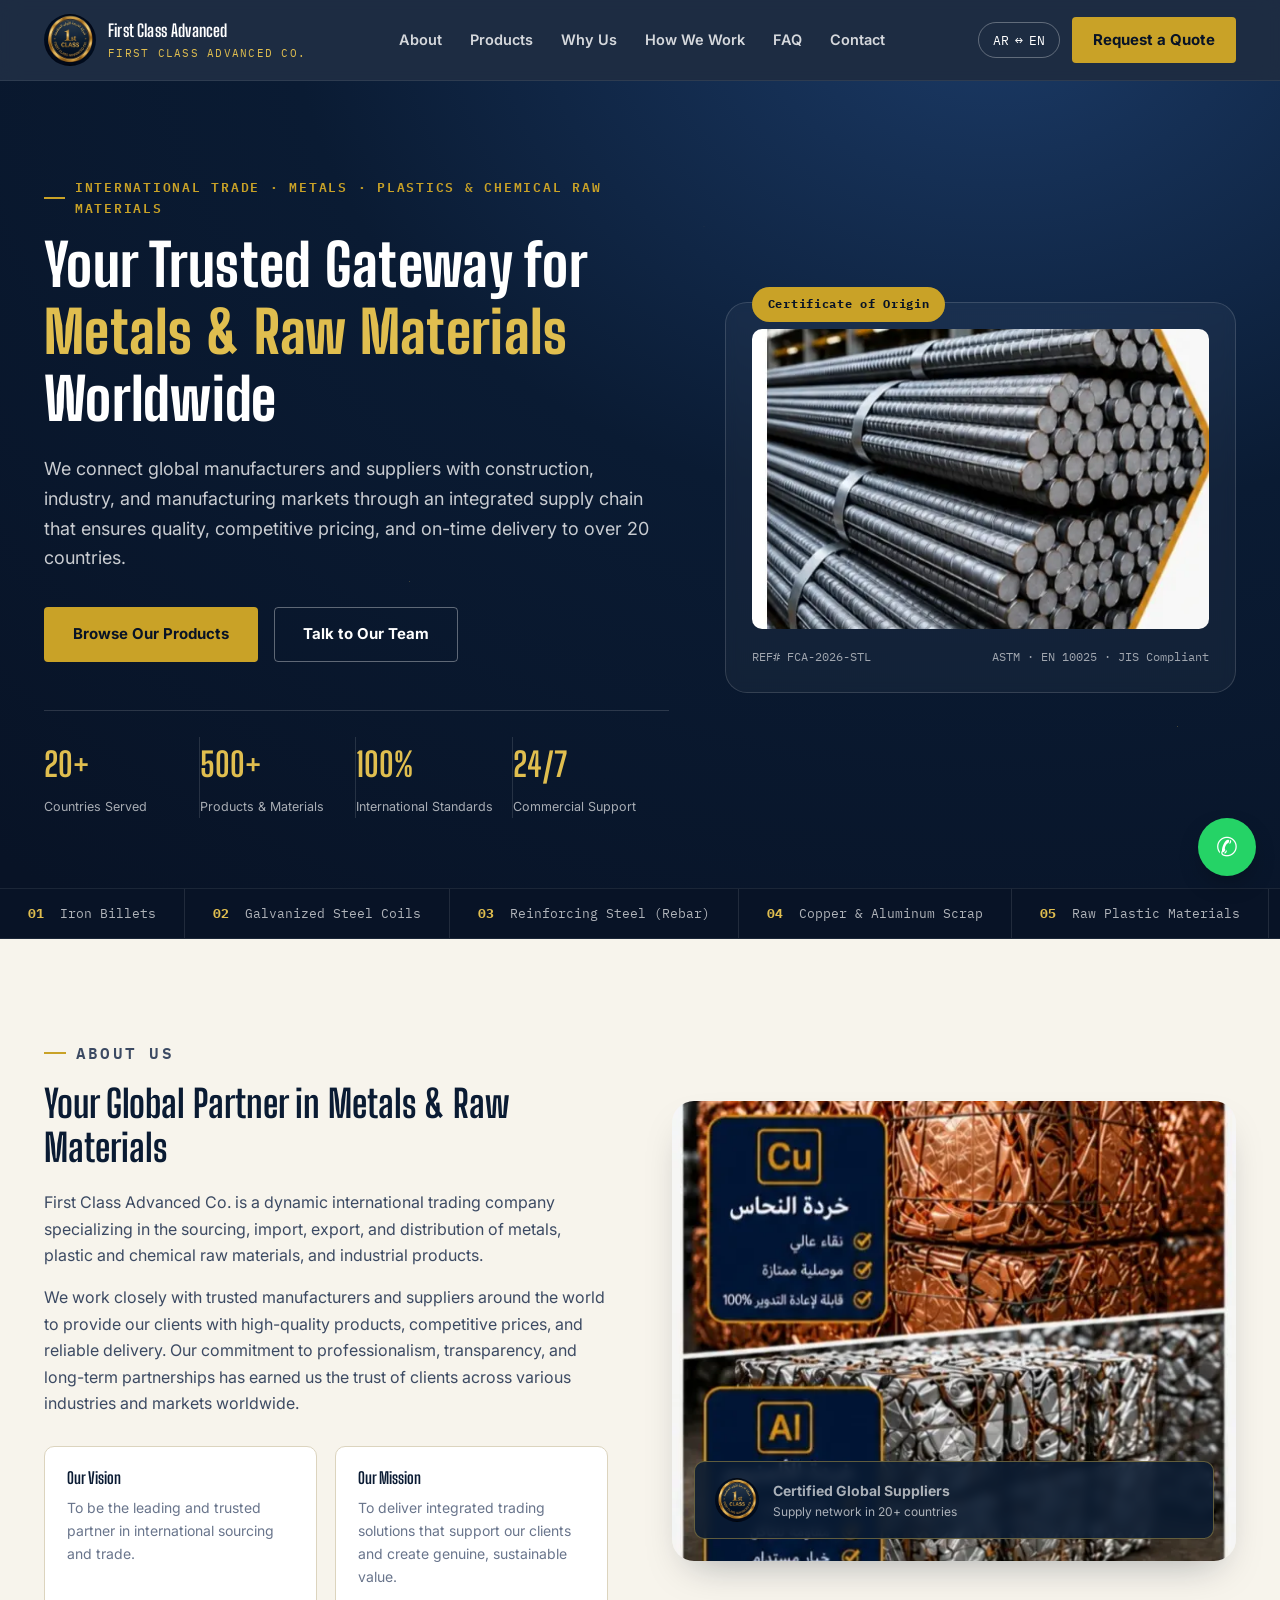
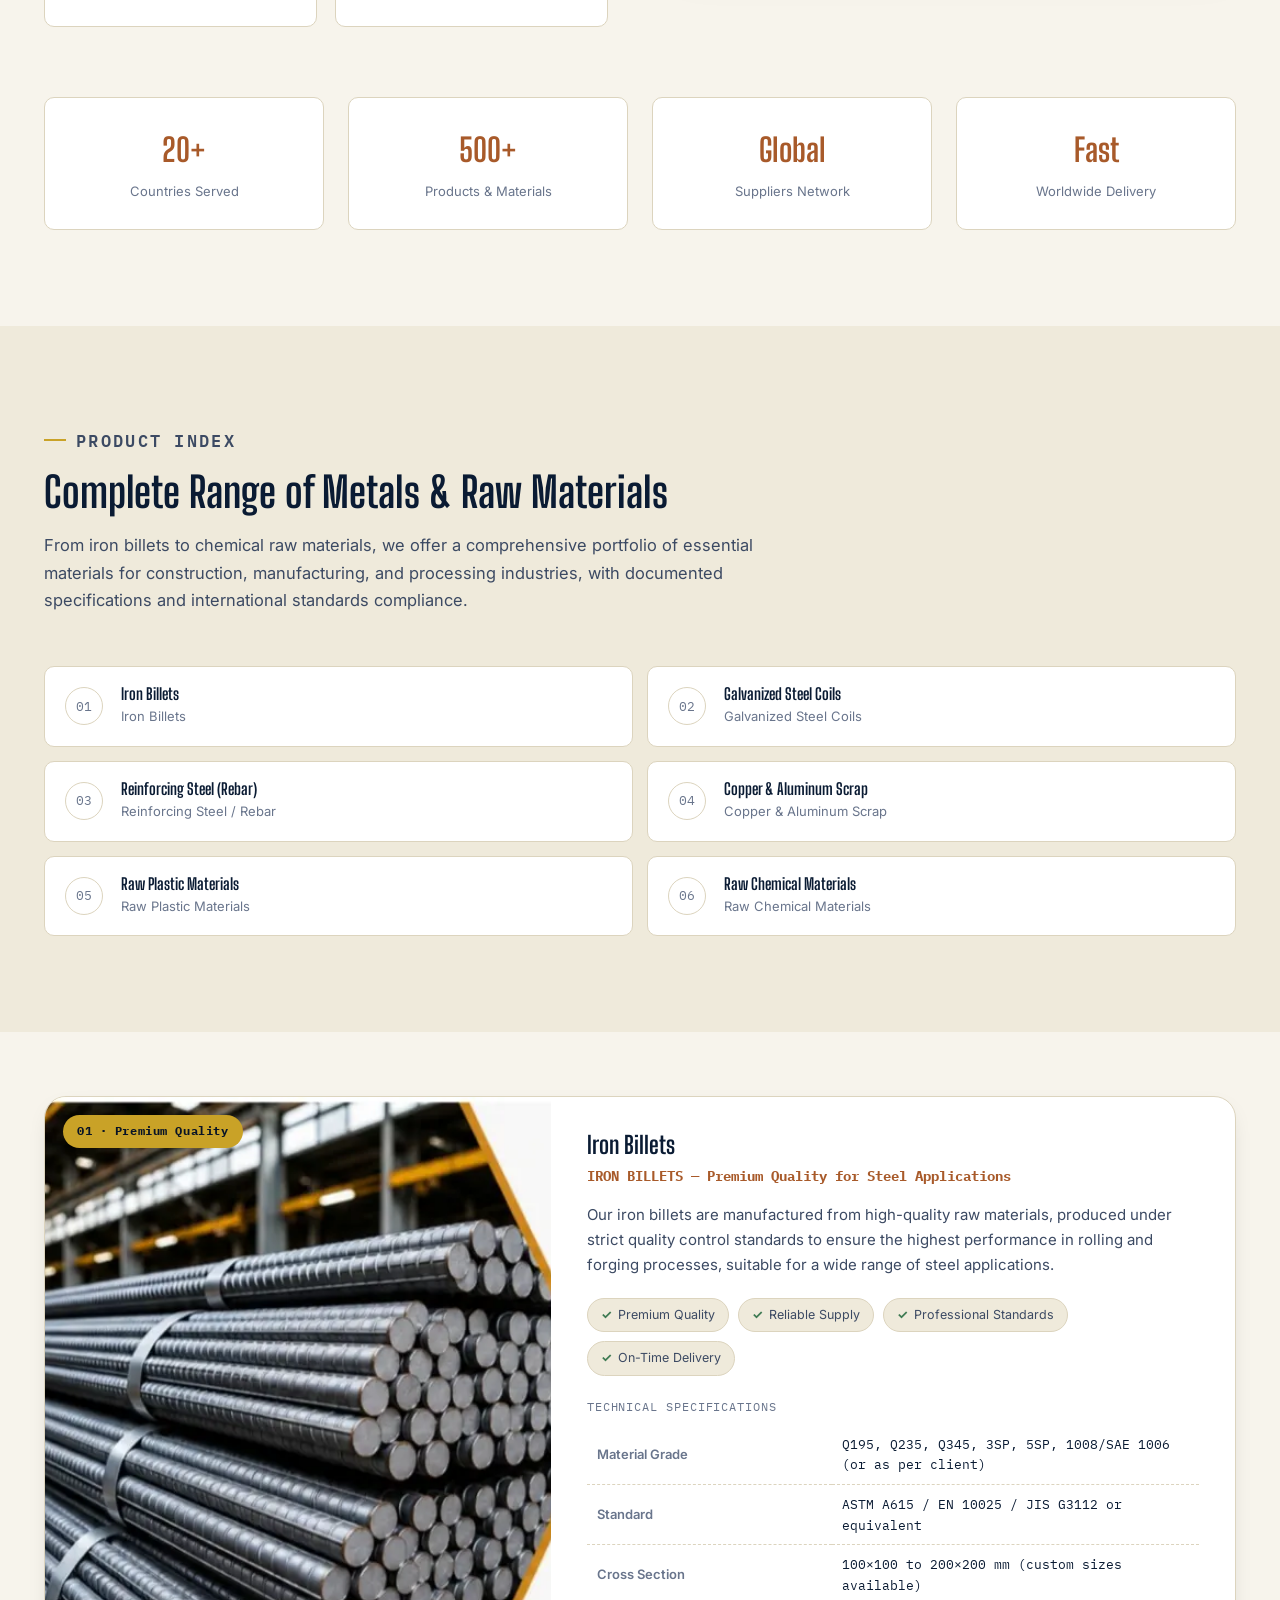
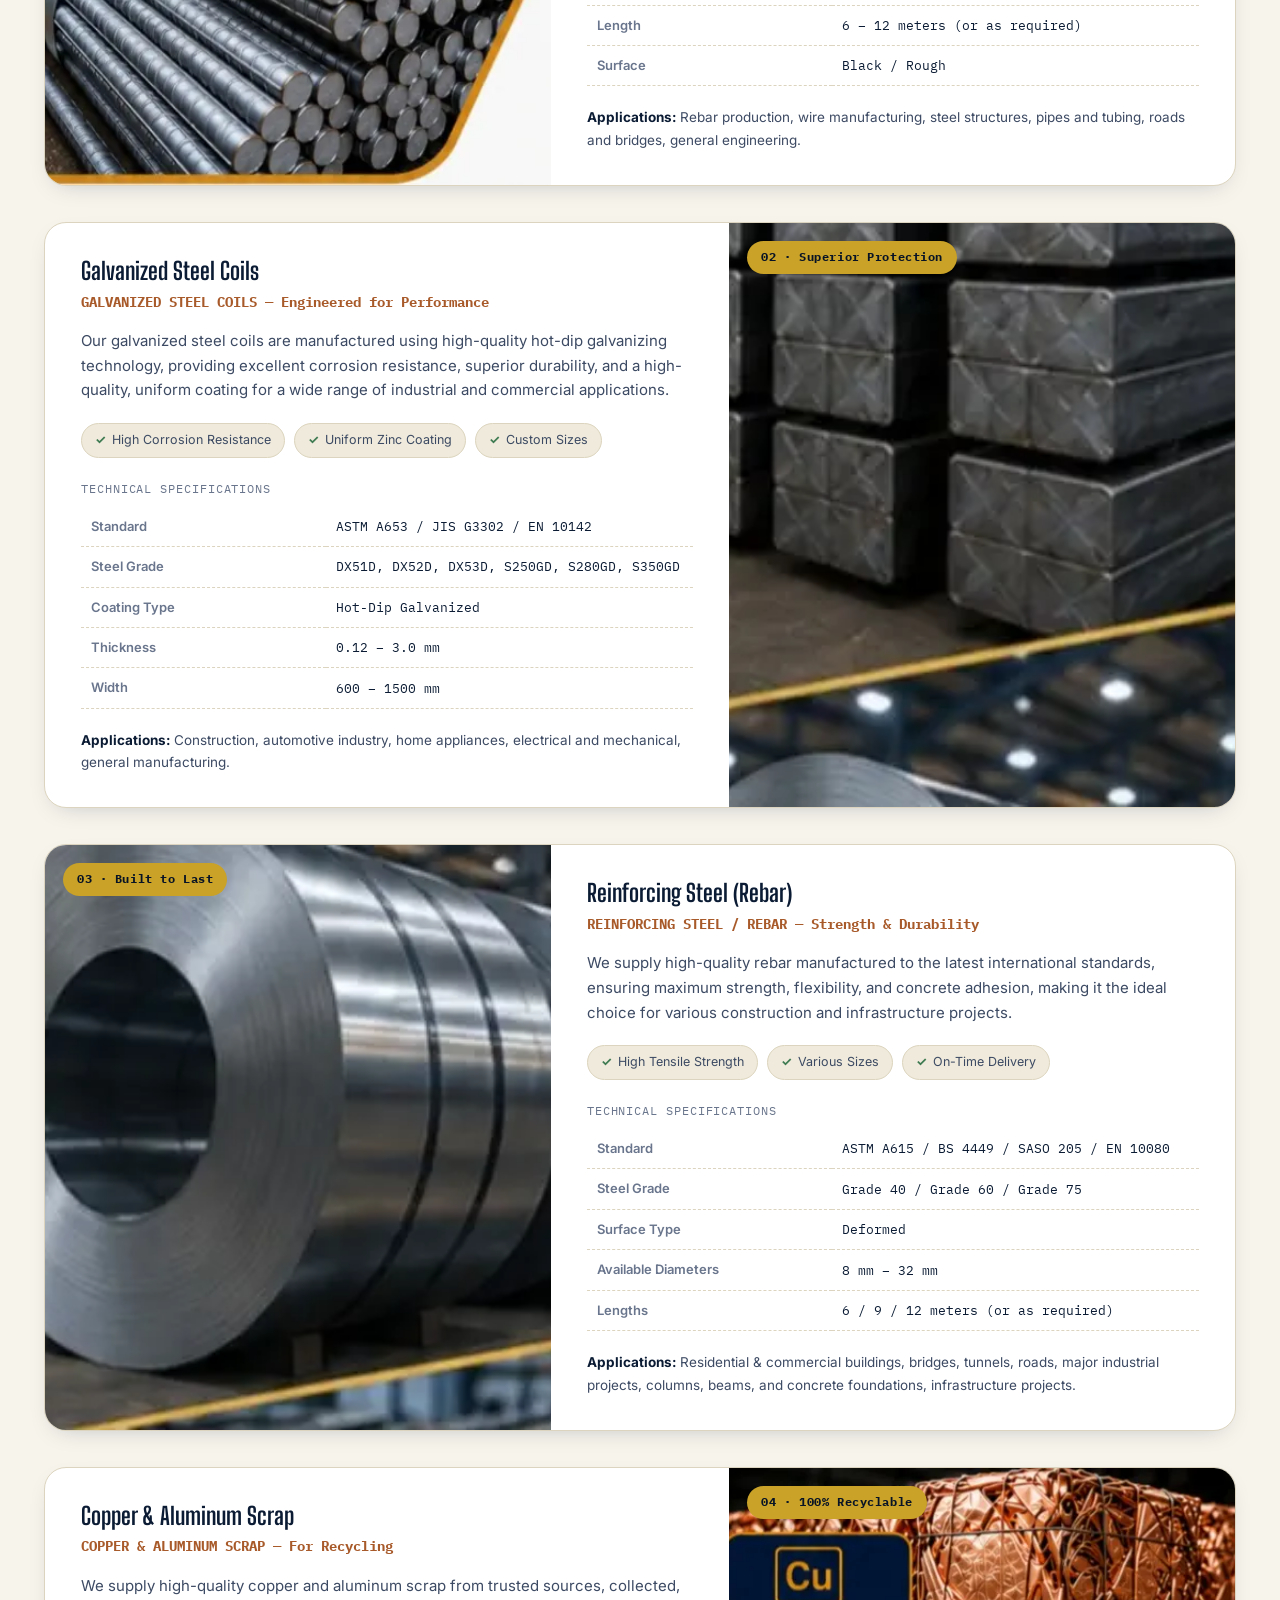
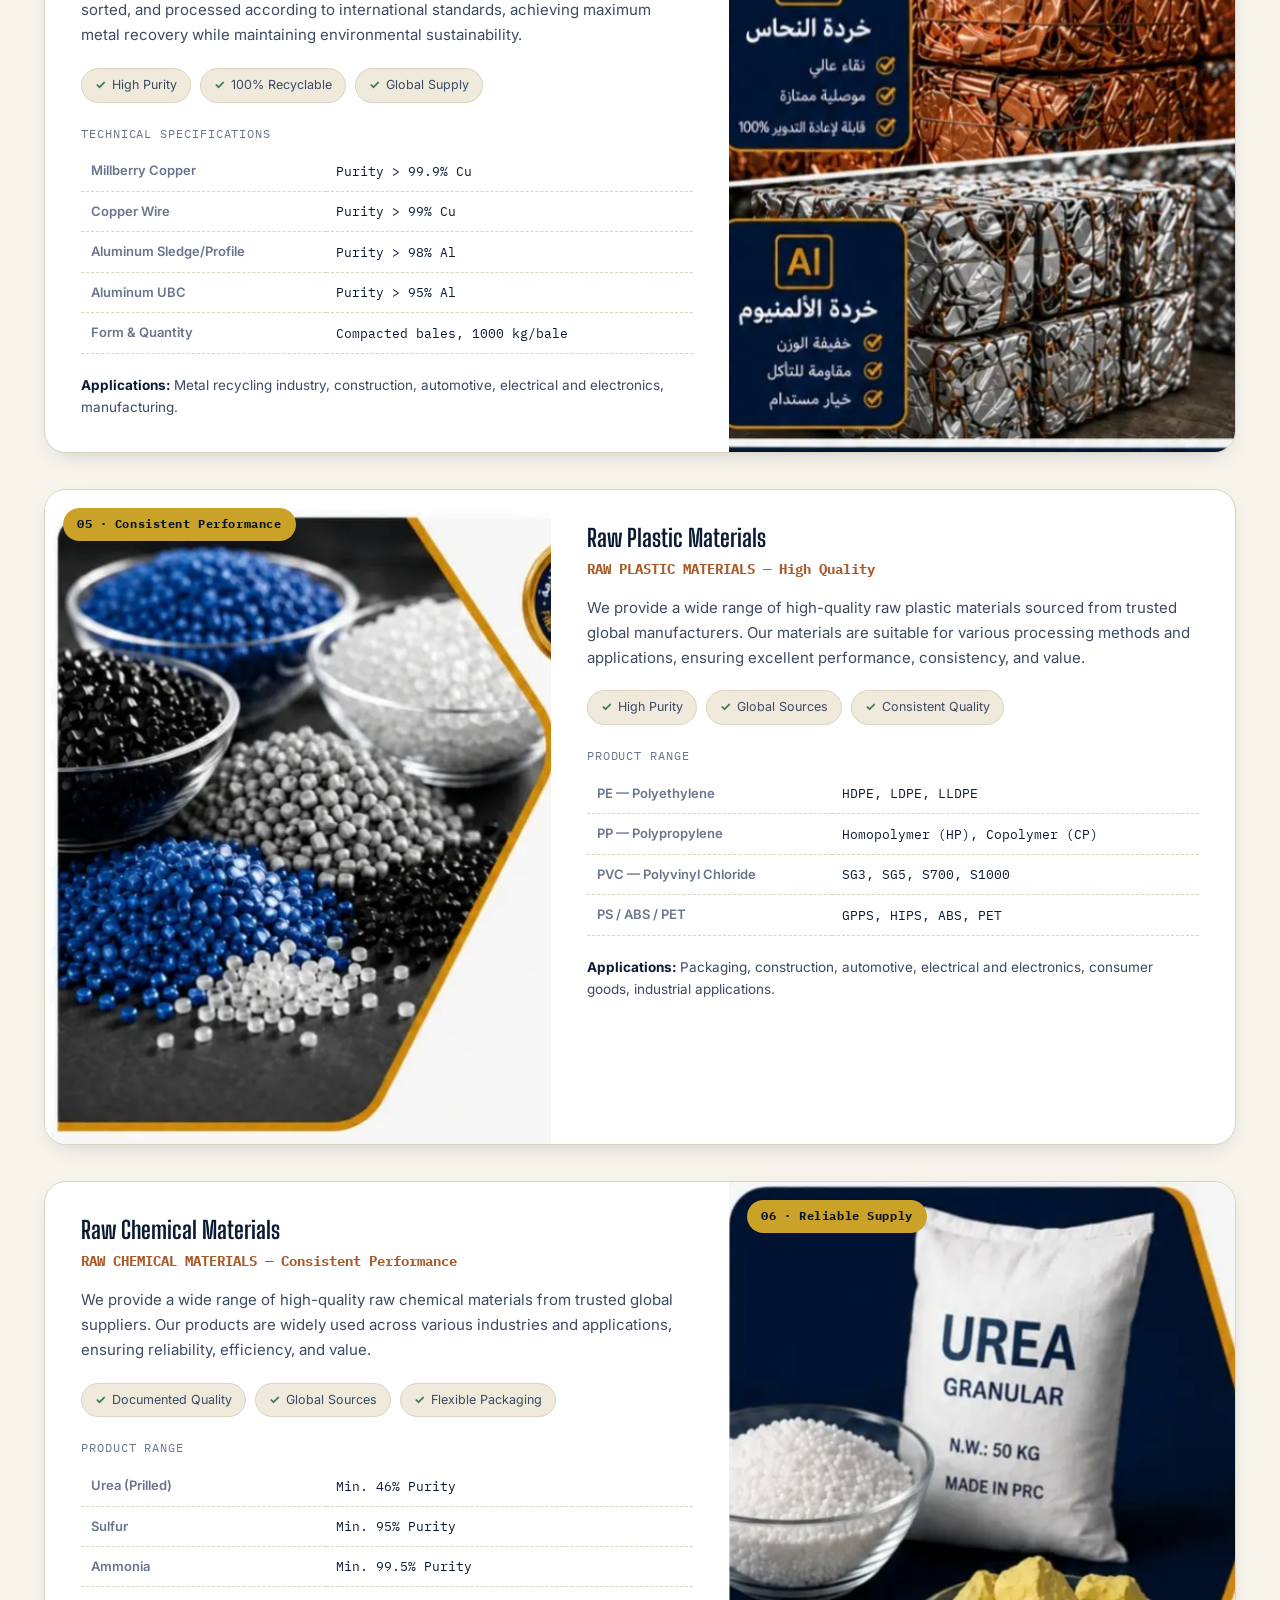
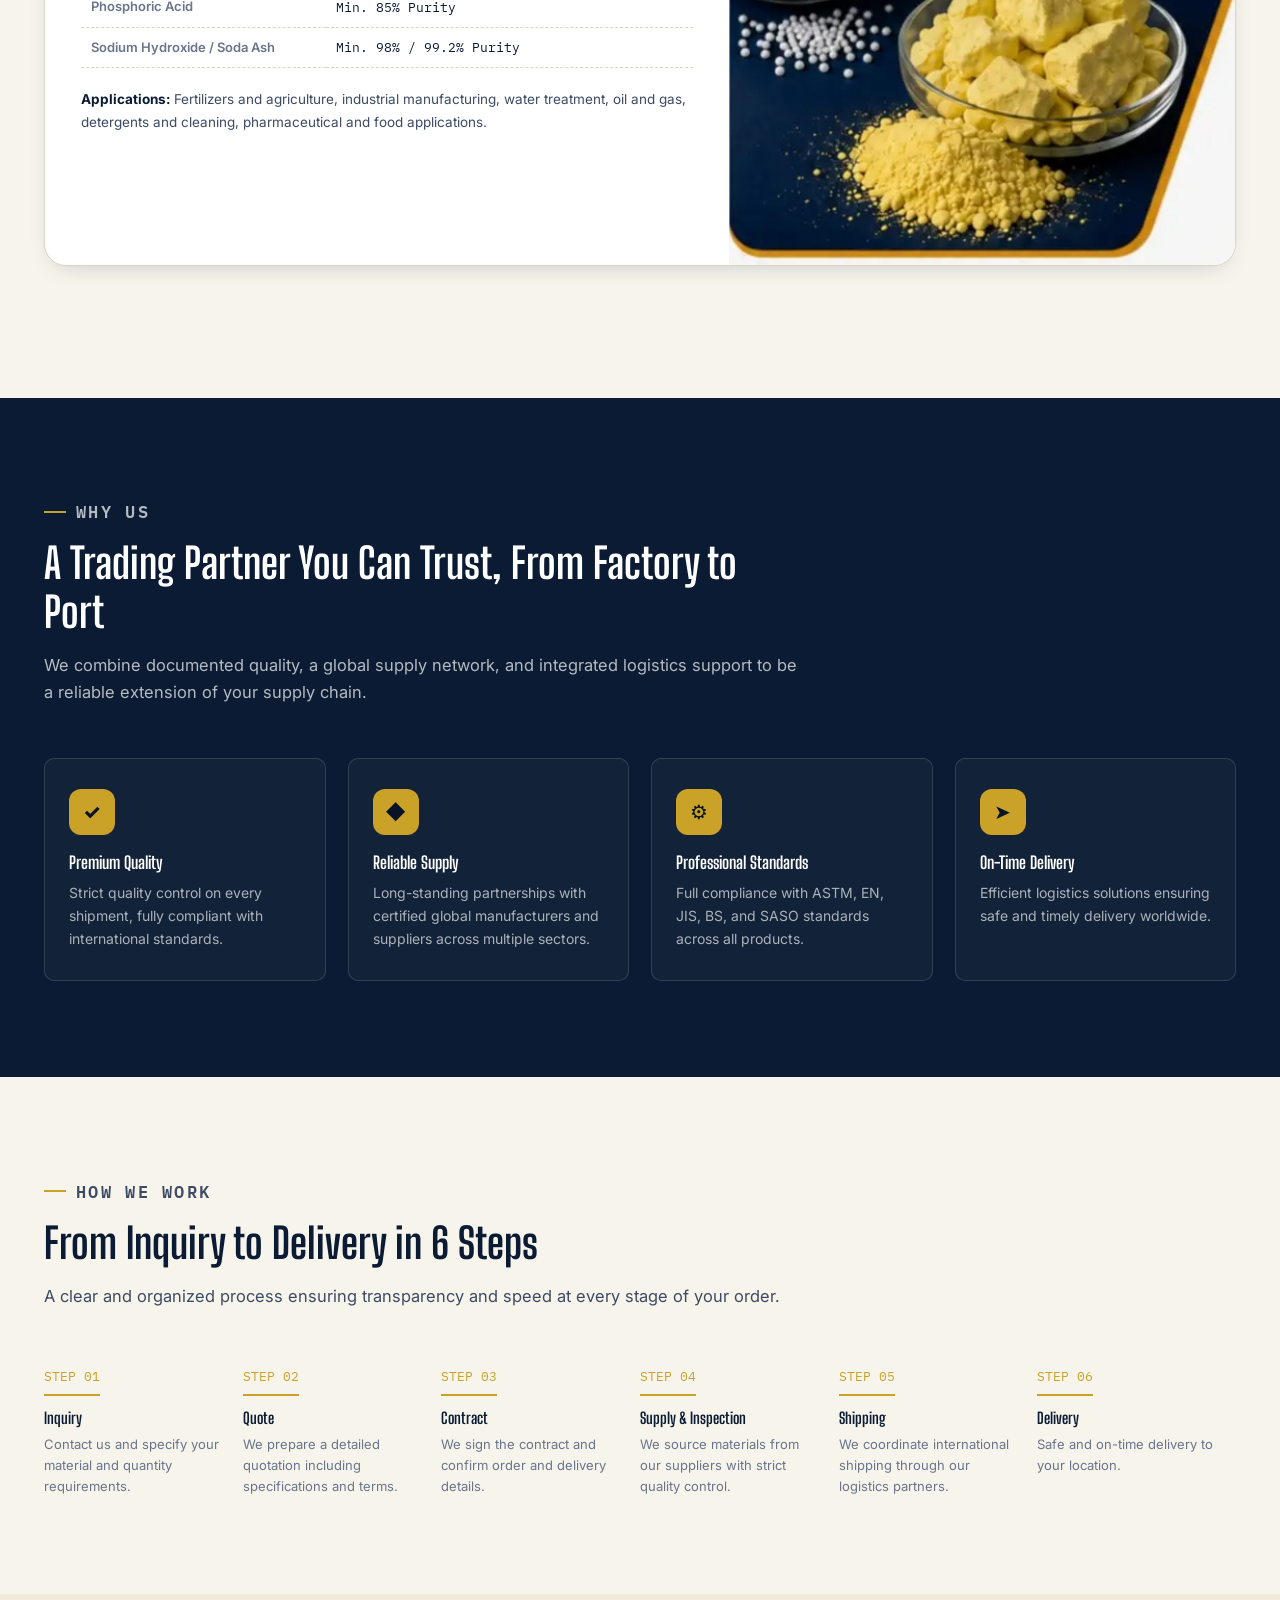
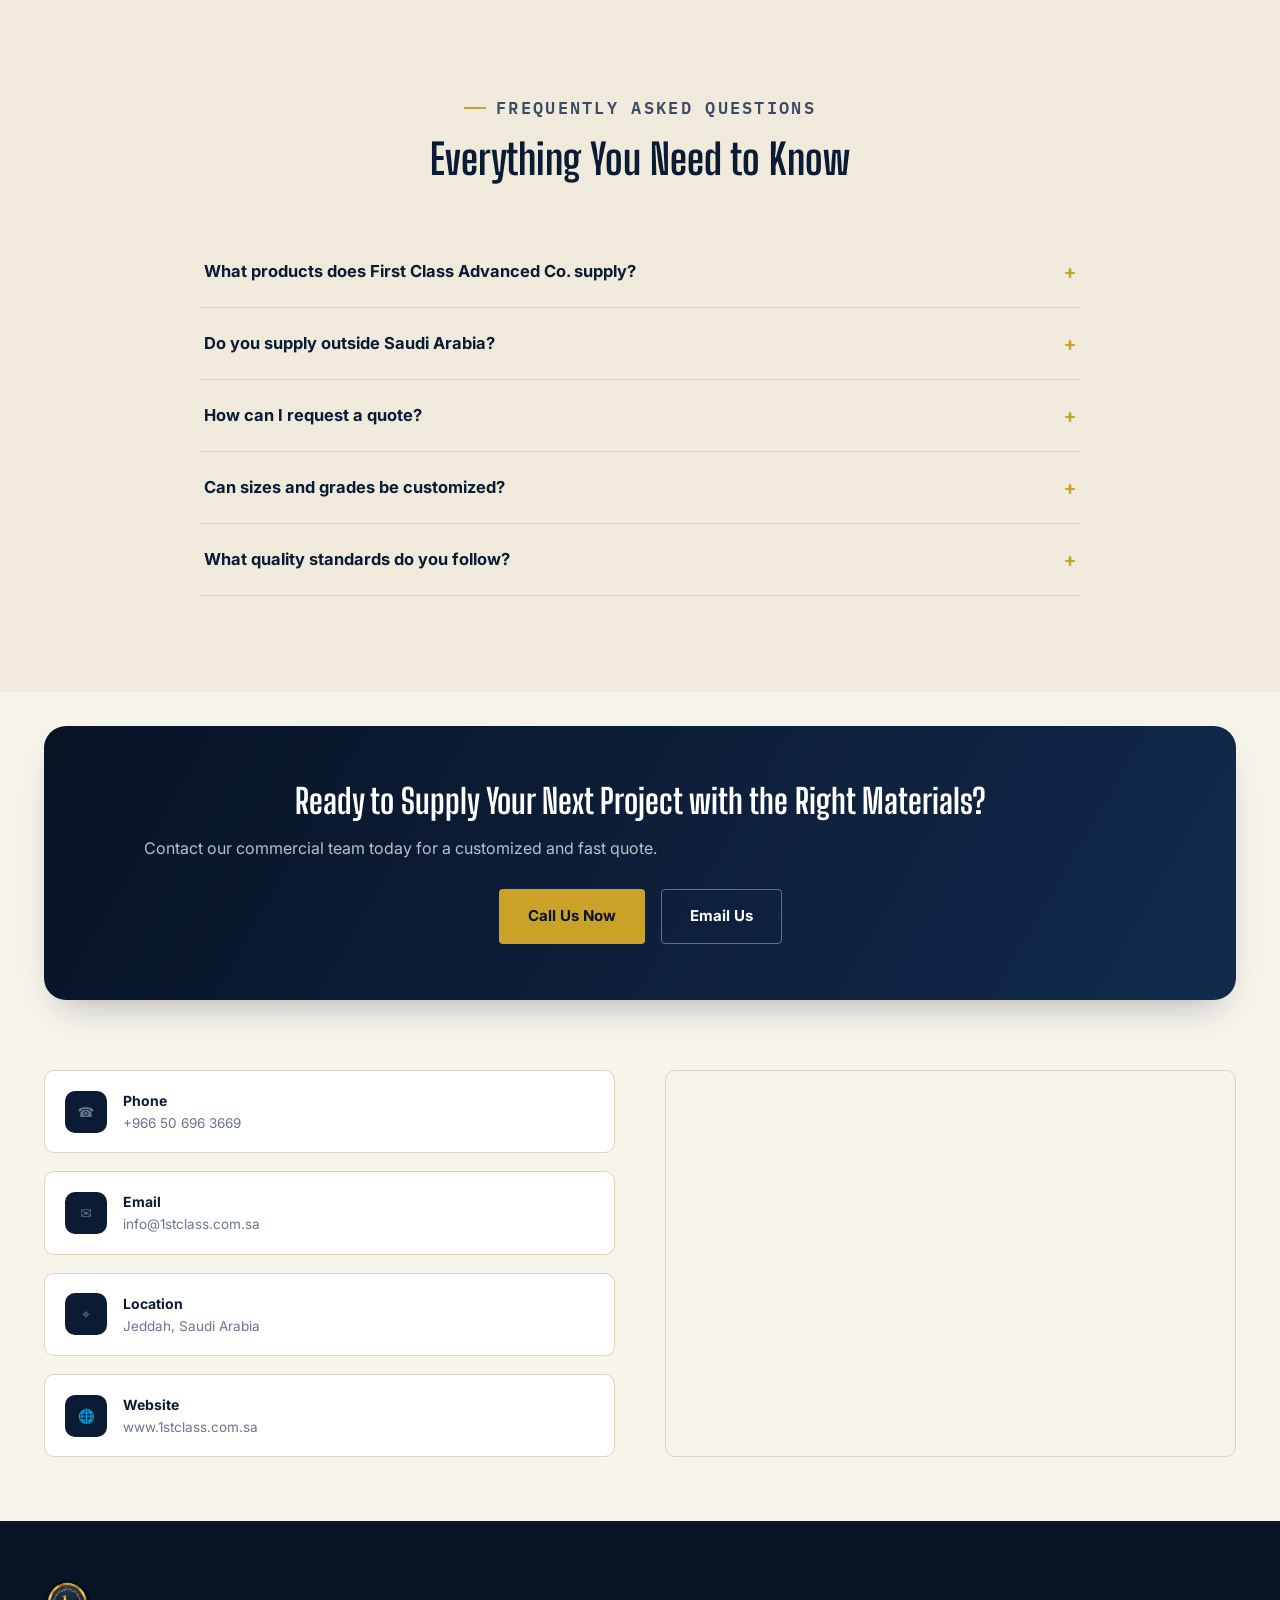
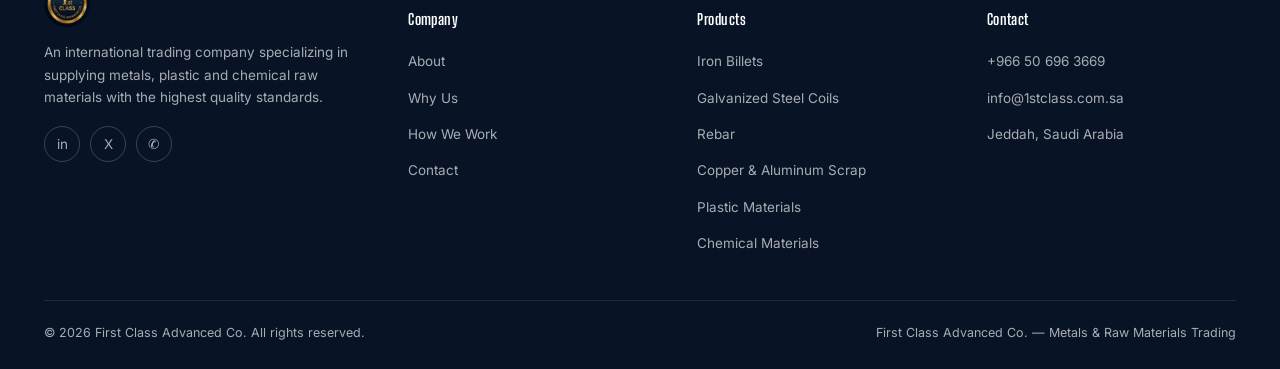
<file: hg/en/index.html>
<!DOCTYPE html>
<html lang="en" dir="ltr">
<head>
<meta charset="UTF-8">
<meta name="viewport" content="width=device-width, initial-scale=1.0">
<title>First Class Advanced Co. | Supplying Metals, Plastics & Chemical Raw Materials in Saudi Arabia</title>
<meta name="description" content="First Class Advanced Co. is your trusted global partner for iron billets, rebar, galvanized steel coils, copper and aluminum scrap, plastic and chemical raw materials. Reliable supply to 20+ countries.">
<meta name="keywords" content="iron billets, rebar, galvanized steel coils, copper scrap, aluminum scrap, plastic raw materials, polyethylene, polypropylene, urea, chemical raw materials, metal trading, Saudi Arabia, Jeddah">
<meta name="robots" content="index, follow, max-image-preview:large">
<meta name="author" content="First Class Advanced Co.">
<link rel="canonical" href="https://1stclass.com.sa/en/">
<link rel="alternate" hreflang="ar" href="https://1stclass.com.sa/">
<link rel="alternate" hreflang="en" href="https://1stclass.com.sa/en/">
<link rel="alternate" hreflang="x-default" href="https://1stclass.com.sa/">

<!-- Open Graph -->
<meta property="og:type" content="website">
<meta property="og:site_name" content="First Class Advanced Co.">
<meta property="og:title" content="First Class Advanced Co. | Metals, Plastics & Chemical Raw Materials">
<meta property="og:description" content="Your global trading partner for metals, plastics, and chemical raw materials. High quality, competitive prices, reliable delivery worldwide.">
<meta property="og:url" content="https://1stclass.com.sa/en/">
<meta property="og:image" content="https://1stclass.com.sa/images/og-cover-en.webp">
<meta property="og:locale" content="en_US">
<meta property="og:locale:alternate" content="ar_SA">

<!-- Twitter -->
<meta name="twitter:card" content="summary_large_image">
<meta name="twitter:title" content="First Class Advanced Co. | Metals, Plastics & Chemical Raw Materials">
<meta name="twitter:description" content="Your global trading partner for metals, plastics, and chemical raw materials.">
<meta name="twitter:image" content="https://1stclass.com.sa/images/og-cover-en.webp">

<link rel="icon" href="../icons/favicon-32.png" type="image/png" sizes="32x32">
<link rel="icon" href="../icons/favicon-64.png" type="image/png" sizes="64x64">
<link rel="apple-touch-icon" href="../icons/apple-touch-icon.png">
<link rel="shortcut icon" href="../icons/favicon.ico">
<link rel="preconnect" href="https://fonts.googleapis.com">
<link rel="preconnect" href="https://fonts.gstatic.com" crossorigin>
<link rel="preload" as="image" href="../images/billets-rebar.webp">
<link rel="stylesheet" href="../style.css">

<script type="application/ld+json">
{
  "@context": "https://schema.org",
  "@type": "Organization",
  "name": "First Class Advanced Co.",
  "alternateName": "شركة الدرجة الأولى المتقدمة",
  "url": "https://1stclass.com.sa/en/",
  "logo": "https://1stclass.com.sa/images/logo.webp",
  "image": "https://1stclass.com.sa/images/og-cover-en.webp",
  "description": "An international trading company specializing in supplying, importing, and exporting metals, plastic, and chemical raw materials.",
  "address": {
    "@type": "PostalAddress",
    "addressLocality": "Jeddah",
    "addressCountry": "SA"
  },
  "contactPoint": {
    "@type": "ContactPoint",
    "telephone": "+966-50-696-3669",
    "contactType": "sales",
    "areaServed": "Worldwide",
    "availableLanguage": ["en","ar"]
  },
  "email": "info@1stclass.com.sa",
  "sameAs": []
}
</script>
<script type="application/ld+json">
{
  "@context": "https://schema.org",
  "@type": "BreadcrumbList",
  "itemListElement": [
    {"@type":"ListItem","position":1,"name":"Home","item":"https://1stclass.com.sa/en/"}
  ]
}
</script>
<script type="application/ld+json">
{
  "@context": "https://schema.org",
  "@type": "FAQPage",
  "mainEntity": [
    {"@type":"Question","name":"What products does First Class Advanced Co. supply?","acceptedAnswer":{"@type":"Answer","text":"We supply iron billets, galvanized steel coils, rebar, copper and aluminum scrap, plastic raw materials, and chemical raw materials like urea, sulfur, ammonia, and phosphoric acid."}},
    {"@type":"Question","name":"Do you supply outside Saudi Arabia?","acceptedAnswer":{"@type":"Answer","text":"Yes, we serve over 20 countries worldwide through an international network of suppliers and logistics ensuring safe and on-time delivery."}},
    {"@type":"Question","name":"How can I request a quote?","acceptedAnswer":{"@type":"Answer","text":"You can contact us by phone, email, or through the contact form on our website. Our commercial team will prepare a detailed quote promptly."}},
    {"@type":"Question","name":"Can sizes and grades be customized?","acceptedAnswer":{"@type":"Answer","text":"Yes, most of our products like iron billets, rebar, and galvanized coils are available in custom sizes and grades to meet client requirements."}},
    {"@type":"Question","name":"What quality standards do you follow?","acceptedAnswer":{"@type":"Answer","text":"We adhere to international standards like ASTM, EN, JIS, BS, and SASO, with strict quality control on every shipment to ensure the highest purity and compliance."}}
  ]
}
</script>
</head>
<body>
<a href="#main" class="skip-link">Skip to main content</a>

<header class="site-header">
  <div class="container header-row">
    <a href="../" class="brand">
      <img src="../icons/logo.webp" alt="First Class Advanced Co. logo" width="52" height="52">
      <span class="brand-text">
        <strong>First Class Advanced</strong>
        <span>FIRST CLASS ADVANCED CO.</span>
      </span>
    </a>
    <nav class="main-nav" id="main-nav" aria-label="Main navigation">
      <a href="#about">About</a>
      <a href="#products">Products</a>
      <a href="#why">Why Us</a>
      <a href="#process">How We Work</a>
      <a href="#faq">FAQ</a>
      <a href="#contact">Contact</a>
    </nav>
    <div class="header-actions">
      <a href="../" class="lang-switch" hreflang="ar">AR <span aria-hidden="true">↔</span> EN</a>
      <a href="#contact" class="btn btn-gold" style="padding:10px 20px;">Request a Quote</a>
      <button class="nav-toggle" id="navToggle" aria-label="Open menu" aria-expanded="false" aria-controls="main-nav">☰</button>
    </div>
  </div>
</header>

<main id="main">

  <!-- HERO -->
  <section class="hero" id="top">
    <div class="container hero-grid">
      <div>
        <p class="eyebrow">International Trade · Metals · Plastics & Chemical Raw Materials</p>
        <h1>Your Trusted Gateway for <em>Metals & Raw Materials</em> Worldwide</h1>
        <p class="lede">We connect global manufacturers and suppliers with construction, industry, and manufacturing markets through an integrated supply chain that ensures quality, competitive pricing, and on-time delivery to over 20 countries.</p>
        <div class="hero-ctas">
          <a href="#products" class="btn btn-gold">Browse Our Products</a>
          <a href="#contact" class="btn btn-ghost">Talk to Our Team</a>
        </div>
        <div class="hero-stats">
          <div><b>20+</b><span>Countries Served</span></div>
          <div><b>500+</b><span>Products & Materials</span></div>
          <div><b>100%</b><span>International Standards</span></div>
          <div><b>24/7</b><span>Commercial Support</span></div>
        </div>
      </div>
      <div class="hero-card reveal">
        <span class="tag">Certificate of Origin</span>
        <img src="../images/billets-rebar.webp" alt="Stacked iron billets in warehouse ready for shipping" width="700" height="500" loading="eager">
        <div class="hero-card-foot">
          <span>REF# FCA-2026-STL</span>
          <span>ASTM · EN 10025 · JIS Compliant</span>
        </div>
      </div>
    </div>
  </section>

  <!-- TICKER -->
  <div class="ticker-wrap" aria-hidden="true">
    <div class="ticker">
      <span><b>01</b> Iron Billets</span>
      <span><b>02</b> Galvanized Steel Coils</span>
      <span><b>03</b> Reinforcing Steel (Rebar)</span>
      <span><b>04</b> Copper & Aluminum Scrap</span>
      <span><b>05</b> Raw Plastic Materials</span>
      <span><b>06</b> Raw Chemical Materials</span>
      <span><b>07</b> Global Shipping</span>
      <span><b>08</b> Quality Control</span>
    </div>
  </div>

  <!-- ABOUT -->
  <section class="pad" id="about">
    <div class="container">
      <div class="about-grid">
        <div class="about-copy reveal">
          <p class="eyebrow">About Us</p>
          <h2 style="font-size:clamp(26px,3.2vw,38px); color:var(--navy-900); margin-bottom:20px;">Your Global Partner in Metals & Raw Materials</h2>
          <p>First Class Advanced Co. is a dynamic international trading company specializing in the sourcing, import, export, and distribution of metals, plastic and chemical raw materials, and industrial products.</p>
          <p>We work closely with trusted manufacturers and suppliers around the world to provide our clients with high-quality products, competitive prices, and reliable delivery. Our commitment to professionalism, transparency, and long-term partnerships has earned us the trust of clients across various industries and markets worldwide.</p>
          <div class="value-cards">
            <div class="value-card"><h4>Our Vision</h4><p>To be the leading and trusted partner in international sourcing and trade.</p></div>
            <div class="value-card"><h4>Our Mission</h4><p>To deliver integrated trading solutions that support our clients and create genuine, sustainable value.</p></div>
          </div>
        </div>
        <div class="about-visual reveal">
          <img src="../images/copper-aluminum-scrap.webp" alt="Compacted copper and aluminum scrap bales ready for recycling" width="700" height="460" loading="lazy">
          <div class="seal-badge">
            <img src="../icons/logo.webp" alt="First Class Advanced Co. seal">
            <span><b>Certified Global Suppliers</b><span>Supply network in 20+ countries</span></span>
          </div>
        </div>
      </div>

      <div class="stat-strip reveal">
        <div class="stat-item"><b>20+</b><span>Countries Served</span></div>
        <div class="stat-item"><b>500+</b><span>Products & Materials</span></div>
        <div class="stat-item"><b>Global</b><span>Suppliers Network</span></div>
        <div class="stat-item"><b>Fast</b><span>Worldwide Delivery</span></div>
      </div>
    </div>
  </section>

  <!-- PRODUCT INDEX -->
  <section class="pad bg-paper2" id="products">
    <div class="container">
      <div class="section-head reveal">
        <p class="eyebrow">Product Index</p>
        <h2>Complete Range of Metals & Raw Materials</h2>
        <p>From iron billets to chemical raw materials, we offer a comprehensive portfolio of essential materials for construction, manufacturing, and processing industries, with documented specifications and international standards compliance.</p>
      </div>
      <div class="index-list reveal">
        <a href="#p-billets" class="index-item"><span class="index-num mono">01</span><span><h4>Iron Billets</h4><span>Iron Billets</span></span></a>
        <a href="#p-coils" class="index-item"><span class="index-num mono">02</span><span><h4>Galvanized Steel Coils</h4><span>Galvanized Steel Coils</span></span></a>
        <a href="#p-rebar" class="index-item"><span class="index-num mono">03</span><span><h4>Reinforcing Steel (Rebar)</h4><span>Reinforcing Steel / Rebar</span></span></a>
        <a href="#p-scrap" class="index-item"><span class="index-num mono">04</span><span><h4>Copper & Aluminum Scrap</h4><span>Copper &amp; Aluminum Scrap</span></span></a>
        <a href="#p-plastics" class="index-item"><span class="index-num mono">05</span><span><h4>Raw Plastic Materials</h4><span>Raw Plastic Materials</span></span></a>
        <a href="#p-chemicals" class="index-item"><span class="index-num mono">06</span><span><h4>Raw Chemical Materials</h4><span>Raw Chemical Materials</span></span></a>
      </div>
    </div>
  </section>

  <!-- PRODUCT CARDS -->
  <section class="pad" style="padding-top:64px;">
    <div class="container">

      <article class="product-card reveal" id="p-billets">
        <div class="pc-media"><span class="stamp">01 · Premium Quality</span>
          <img src="../images/billets-rebar.webp" alt="Square iron billets stacked in factory" width="640" height="480" loading="lazy"></div>
        <div class="pc-body">
          <h3>Iron Billets</h3>
          <p class="pc-tagline">IRON BILLETS — Premium Quality for Steel Applications</p>
          <p class="pc-desc">Our iron billets are manufactured from high-quality raw materials, produced under strict quality control standards to ensure the highest performance in rolling and forging processes, suitable for a wide range of steel applications.</p>
          <ul class="pc-features">
            <li>Premium Quality</li><li>Reliable Supply</li><li>Professional Standards</li><li>On-Time Delivery</li>
          </ul>
          <table class="spec-table">
            <caption>Technical Specifications</caption>
            <tr><th>Material Grade</th><td>Q195, Q235, Q345, 3SP, 5SP, 1008/SAE 1006 (or as per client)</td></tr>
            <tr><th>Standard</th><td>ASTM A615 / EN 10025 / JIS G3112 or equivalent</td></tr>
            <tr><th>Cross Section</th><td>100×100 to 200×200 mm (custom sizes available)</td></tr>
            <tr><th>Length</th><td>6 – 12 meters (or as required)</td></tr>
            <tr><th>Surface</th><td>Black / Rough</td></tr>
          </table>
          <p class="pc-apps"><b>Applications: </b>Rebar production, wire manufacturing, steel structures, pipes and tubing, roads and bridges, general engineering.</p>
        </div>
      </article>

      <article class="product-card reveal" id="p-coils">
        <div class="pc-media"><span class="stamp">02 · Superior Protection</span>
          <img src="../images/crop-coil.webp" alt="Galvanized steel coil on production line" width="640" height="480" loading="lazy"></div>
        <div class="pc-body">
          <h3>Galvanized Steel Coils</h3>
          <p class="pc-tagline">GALVANIZED STEEL COILS — Engineered for Performance</p>
          <p class="pc-desc">Our galvanized steel coils are manufactured using high-quality hot-dip galvanizing technology, providing excellent corrosion resistance, superior durability, and a high-quality, uniform coating for a wide range of industrial and commercial applications.</p>
          <ul class="pc-features">
            <li>High Corrosion Resistance</li><li>Uniform Zinc Coating</li><li>Custom Sizes</li>
          </ul>
          <table class="spec-table">
            <caption>Technical Specifications</caption>
            <tr><th>Standard</th><td>ASTM A653 / JIS G3302 / EN 10142</td></tr>
            <tr><th>Steel Grade</th><td>DX51D, DX52D, DX53D, S250GD, S280GD, S350GD</td></tr>
            <tr><th>Coating Type</th><td>Hot-Dip Galvanized</td></tr>
            <tr><th>Thickness</th><td>0.12 – 3.0 mm</td></tr>
            <tr><th>Width</th><td>600 – 1500 mm</td></tr>
          </table>
          <p class="pc-apps"><b>Applications: </b>Construction, automotive industry, home appliances, electrical and mechanical, general manufacturing.</p>
        </div>
      </article>

      <article class="product-card reveal" id="p-rebar">
        <div class="pc-media"><span class="stamp">03 · Built to Last</span>
          <img src="../images/crop-rebar-mesh.webp" alt="Stacked rebar mesh" width="640" height="480" loading="lazy"></div>
        <div class="pc-body">
          <h3>Reinforcing Steel (Rebar)</h3>
          <p class="pc-tagline">REINFORCING STEEL / REBAR — Strength & Durability</p>
          <p class="pc-desc">We supply high-quality rebar manufactured to the latest international standards, ensuring maximum strength, flexibility, and concrete adhesion, making it the ideal choice for various construction and infrastructure projects.</p>
          <ul class="pc-features">
            <li>High Tensile Strength</li><li>Various Sizes</li><li>On-Time Delivery</li>
          </ul>
          <table class="spec-table">
            <caption>Technical Specifications</caption>
            <tr><th>Standard</th><td>ASTM A615 / BS 4449 / SASO 205 / EN 10080</td></tr>
            <tr><th>Steel Grade</th><td>Grade 40 / Grade 60 / Grade 75</td></tr>
            <tr><th>Surface Type</th><td>Deformed</td></tr>
            <tr><th>Available Diameters</th><td>8 mm – 32 mm</td></tr>
            <tr><th>Lengths</th><td>6 / 9 / 12 meters (or as required)</td></tr>
          </table>
          <p class="pc-apps"><b>Applications: </b>Residential & commercial buildings, bridges, tunnels, roads, major industrial projects, columns, beams, and concrete foundations, infrastructure projects.</p>
        </div>
      </article>

      <article class="product-card reveal" id="p-scrap">
        <div class="pc-media"><span class="stamp">04 · 100% Recyclable</span>
          <img src="../images/copper-aluminum-scrap.webp" alt="Compacted copper and aluminum scrap bales" width="640" height="480" loading="lazy"></div>
        <div class="pc-body">
          <h3>Copper & Aluminum Scrap</h3>
          <p class="pc-tagline">COPPER &amp; ALUMINUM SCRAP — For Recycling</p>
          <p class="pc-desc">We supply high-quality copper and aluminum scrap from trusted sources, collected, sorted, and processed according to international standards, achieving maximum metal recovery while maintaining environmental sustainability.</p>
          <ul class="pc-features">
            <li>High Purity</li><li>100% Recyclable</li><li>Global Supply</li>
          </ul>
          <table class="spec-table">
            <caption>Technical Specifications</caption>
            <tr><th>Millberry Copper</th><td>Purity > 99.9% Cu</td></tr>
            <tr><th>Copper Wire</th><td>Purity > 99% Cu</td></tr>
            <tr><th>Aluminum Sledge/Profile</th><td>Purity > 98% Al</td></tr>
            <tr><th>Aluminum UBC</th><td>Purity > 95% Al</td></tr>
            <tr><th>Form & Quantity</th><td>Compacted bales, 1000 kg/bale</td></tr>
          </table>
          <p class="pc-apps"><b>Applications: </b>Metal recycling industry, construction, automotive, electrical and electronics, manufacturing.</p>
        </div>
      </article>

      <article class="product-card reveal" id="p-plastics">
        <div class="pc-media"><span class="stamp">05 · Consistent Performance</span>
          <img src="../images/plastic-pellets.webp" alt="Raw plastic material pellets in various colors" width="640" height="480" loading="lazy"></div>
        <div class="pc-body">
          <h3>Raw Plastic Materials</h3>
          <p class="pc-tagline">RAW PLASTIC MATERIALS — High Quality</p>
          <p class="pc-desc">We provide a wide range of high-quality raw plastic materials sourced from trusted global manufacturers. Our materials are suitable for various processing methods and applications, ensuring excellent performance, consistency, and value.</p>
          <ul class="pc-features">
            <li>High Purity</li><li>Global Sources</li><li>Consistent Quality</li>
          </ul>
          <table class="spec-table">
            <caption>Product Range</caption>
            <tr><th>PE — Polyethylene</th><td>HDPE, LDPE, LLDPE</td></tr>
            <tr><th>PP — Polypropylene</th><td>Homopolymer (HP), Copolymer (CP)</td></tr>
            <tr><th>PVC — Polyvinyl Chloride</th><td>SG3, SG5, S700, S1000</td></tr>
            <tr><th>PS / ABS / PET</th><td>GPPS, HIPS, ABS, PET</td></tr>
          </table>
          <p class="pc-apps"><b>Applications: </b>Packaging, construction, automotive, electrical and electronics, consumer goods, industrial applications.</p>
        </div>
      </article>

      <article class="product-card reveal" id="p-chemicals">
        <div class="pc-media"><span class="stamp">06 · Reliable Supply</span>
          <img src="../images/urea-chemicals.webp" alt="Urea bag and other chemical raw materials" width="640" height="480" loading="lazy"></div>
        <div class="pc-body">
          <h3>Raw Chemical Materials</h3>
          <p class="pc-tagline">RAW CHEMICAL MATERIALS — Consistent Performance</p>
          <p class="pc-desc">We provide a wide range of high-quality raw chemical materials from trusted global suppliers. Our products are widely used across various industries and applications, ensuring reliability, efficiency, and value.</p>
          <ul class="pc-features">
            <li>Documented Quality</li><li>Global Sources</li><li>Flexible Packaging</li>
          </ul>
          <table class="spec-table">
            <caption>Product Range</caption>
            <tr><th>Urea (Prilled)</th><td>Min. 46% Purity</td></tr>
            <tr><th>Sulfur</th><td>Min. 95% Purity</td></tr>
            <tr><th>Ammonia</th><td>Min. 99.5% Purity</td></tr>
            <tr><th>Phosphoric Acid</th><td>Min. 85% Purity</td></tr>
            <tr><th>Sodium Hydroxide / Soda Ash</th><td>Min. 98% / 99.2% Purity</td></tr>
          </table>
          <p class="pc-apps"><b>Applications: </b>Fertilizers and agriculture, industrial manufacturing, water treatment, oil and gas, detergents and cleaning, pharmaceutical and food applications.</p>
        </div>
      </article>

    </div>
  </section>

  <!-- WHY US -->
  <section class="pad bg-navy" id="why">
    <div class="container">
      <div class="section-head reveal">
        <p class="eyebrow">Why Us</p>
        <h2>A Trading Partner You Can Trust, From Factory to Port</h2>
        <p>We combine documented quality, a global supply network, and integrated logistics support to be a reliable extension of your supply chain.</p>
      </div>
      <div class="why-grid">
        <div class="why-card reveal"><div class="why-icon">✓</div><h4>Premium Quality</h4><p>Strict quality control on every shipment, fully compliant with international standards.</p></div>
        <div class="why-card reveal"><div class="why-icon">◆</div><h4>Reliable Supply</h4><p>Long-standing partnerships with certified global manufacturers and suppliers across multiple sectors.</p></div>
        <div class="why-card reveal"><div class="why-icon">⚙</div><h4>Professional Standards</h4><p>Full compliance with ASTM, EN, JIS, BS, and SASO standards across all products.</p></div>
        <div class="why-card reveal"><div class="why-icon">➤</div><h4>On-Time Delivery</h4><p>Efficient logistics solutions ensuring safe and timely delivery worldwide.</p></div>
      </div>
    </div>
  </section>

  <!-- PROCESS -->
  <section class="pad" id="process">
    <div class="container">
      <div class="section-head reveal">
        <p class="eyebrow">How We Work</p>
        <h2>From Inquiry to Delivery in 6 Steps</h2>
        <p>A clear and organized process ensuring transparency and speed at every stage of your order.</p>
      </div>
      <div class="process-rail reveal">
        <div class="process-step"><span class="pnum">STEP 01</span><h4>Inquiry</h4><p>Contact us and specify your material and quantity requirements.</p></div>
        <div class="process-step"><span class="pnum">STEP 02</span><h4>Quote</h4><p>We prepare a detailed quotation including specifications and terms.</p></div>
        <div class="process-step"><span class="pnum">STEP 03</span><h4>Contract</h4><p>We sign the contract and confirm order and delivery details.</p></div>
        <div class="process-step"><span class="pnum">STEP 04</span><h4>Supply & Inspection</h4><p>We source materials from our suppliers with strict quality control.</p></div>
        <div class="process-step"><span class="pnum">STEP 05</span><h4>Shipping</h4><p>We coordinate international shipping through our logistics partners.</p></div>
        <div class="process-step"><span class="pnum">STEP 06</span><h4>Delivery</h4><p>Safe and on-time delivery to your location.</p></div>
      </div>
    </div>
  </section>

  <!-- FAQ -->
  <section class="pad bg-paper2" id="faq">
    <div class="container">
      <div class="section-head reveal" style="margin-inline:auto; text-align:center;">
        <p class="eyebrow" style="justify-content:center;">Frequently Asked Questions</p>
        <h2>Everything You Need to Know</h2>
      </div>
      <div class="faq-list reveal">
        <div class="faq-item" data-open="false">
          <button class="faq-q" aria-expanded="false">What products does First Class Advanced Co. supply?<span class="plus">+</span></button>
          <div class="faq-a"><p>We supply iron billets, galvanized steel coils, rebar, copper and aluminum scrap, plastic raw materials, and chemical raw materials like urea, sulfur, ammonia, and phosphoric acid.</p></div>
        </div>
        <div class="faq-item" data-open="false">
          <button class="faq-q" aria-expanded="false">Do you supply outside Saudi Arabia?<span class="plus">+</span></button>
          <div class="faq-a"><p>Yes, we serve over 20 countries worldwide through an international network of suppliers and logistics ensuring safe and on-time delivery.</p></div>
        </div>
        <div class="faq-item" data-open="false">
          <button class="faq-q" aria-expanded="false">How can I request a quote?<span class="plus">+</span></button>
          <div class="faq-a"><p>You can contact us by phone, email, or through the contact form on our website. Our commercial team will prepare a detailed quote promptly.</p></div>
        </div>
        <div class="faq-item" data-open="false">
          <button class="faq-q" aria-expanded="false">Can sizes and grades be customized?<span class="plus">+</span></button>
          <div class="faq-a"><p>Yes, most of our products like iron billets, rebar, and galvanized coils are available in custom sizes and grades to meet client requirements.</p></div>
        </div>
        <div class="faq-item" data-open="false">
          <button class="faq-q" aria-expanded="false">What quality standards do you follow?<span class="plus">+</span></button>
          <div class="faq-a"><p>We adhere to international standards like ASTM, EN, JIS, BS, and SASO, with strict quality control on every shipment to ensure the highest purity and compliance.</p></div>
        </div>
      </div>
    </div>
  </section>

  <!-- CTA + CONTACT -->
  <section class="pad-s" id="contact">
    <div class="container">
      <div class="cta-band reveal">
        <h2>Ready to Supply Your Next Project with the Right Materials?</h2>
        <p>Contact our commercial team today for a customized and fast quote.</p>
        <div class="cta-actions">
          <a href="tel:+966506963669" class="btn btn-gold">Call Us Now</a>
          <a href="mailto:info@1stclass.com.sa" class="btn btn-ghost">Email Us</a>
        </div>
      </div>

      <div class="contact-grid">
        <ul class="contact-list reveal">
          <li><span class="contact-ico">☎</span><span><b>Phone</b><a href="tel:+966506963669">‎+966 50 696 3669</a></span></li>
          <li><span class="contact-ico">✉</span><span><b>Email</b><a href="mailto:info@1stclass.com.sa">info@1stclass.com.sa</a></span></li>
          <li><span class="contact-ico">⌖</span><span><b>Location</b><span>Jeddah, Saudi Arabia</span></span></li>
          <li><span class="contact-ico">🌐</span><span><b>Website</b><a href="https://1stclass.com.sa">www.1stclass.com.sa</a></span></li>
        </ul>
        <div class="map-frame reveal">
          <iframe src="https://www.google.com/maps?q=Jeddah,Saudi%20Arabia&output=embed" title="Company location in Jeddah" loading="lazy" referrerpolicy="no-referrer-when-downgrade"></iframe>
        </div>
      </div>
    </div>
  </section>

</main>

<footer class="site-footer">
  <div class="container">
    <div class="footer-grid">
      <div class="footer-brand">
        <img src="../icons/logo.webp" alt="Company logo" width="46" height="46">
        <p>An international trading company specializing in supplying metals, plastic and chemical raw materials with the highest quality standards.</p>
        <div class="social-row" aria-label="Social media links">
          <a href="https://linkedin.com/company/1stclassadvanced" aria-label="LinkedIn">in</a>
          <a href="https://x.com/1stclassadvanced" aria-label="X">X</a>
          <a href="https://wa.me/966506963669" aria-label="WhatsApp">✆</a>
        </div>
      </div>
      <div>
        <h5>Company</h5>
        <ul><li><a href="#about">About</a></li><li><a href="#why">Why Us</a></li><li><a href="#process">How We Work</a></li><li><a href="#contact">Contact</a></li></ul>
      </div>
      <div>
        <h5>Products</h5>
        <ul><li><a href="#p-billets">Iron Billets</a></li><li><a href="#p-coils">Galvanized Steel Coils</a></li><li><a href="#p-rebar">Rebar</a></li><li><a href="#p-scrap">Copper & Aluminum Scrap</a></li><li><a href="#p-plastics">Plastic Materials</a></li><li><a href="#p-chemicals">Chemical Materials</a></li></ul>
      </div>
      <div>
        <h5>Contact</h5>
        <ul><li><a href="tel:+966506963669">+966 50 696 3669</a></li><li><a href="mailto:info@1stclass.com.sa">info@1stclass.com.sa</a></li><li><a href="#">Jeddah, Saudi Arabia</a></li></ul>
      </div>
    </div>
    <div class="footer-bottom">
      <span>© <span data-year></span> First Class Advanced Co. All rights reserved.</span>
      <span>First Class Advanced Co. — Metals &amp; Raw Materials Trading</span>
    </div>
  </div>
</footer>

<a href="https://wa.me/966506963669" class="wa-float" aria-label="Contact us on WhatsApp" target="_blank" rel="noopener">✆</a>

<script src="../script.js" defer></script>
</body>
</html>
</file>
<file: hg/style.css>
/* =========================================================
   FIRST CLASS ADVANCED CO. — Corporate site stylesheet
   Design tokens
   ========================================================= */
@import url('https://fonts.googleapis.com/css2?family=Almarai:wght@400;700;800&family=Cairo:wght@300;400;500;600;700&family=IBM+Plex+Mono:wght@400;500;600&display=swap');
@import url('https://fonts.googleapis.com/css2?family=Big+Shoulders+Display:wght@500;600;700;800;900&family=Inter:wght@300;400;500;600;700;800&family=IBM+Plex+Mono:wght@400;500;600&display=swap');

:root{
  --navy-950:#081326;
  --navy-900:#0A1B33;
  --navy-800:#122A4C;
  --navy-700:#1B3A66;
  --gold-500:#C9A227;
  --gold-400:#E0BE4F;
  --gold-100:#F6E9C4;
  --bronze-600:#A85A2A;
  --paper-50:#F7F4EC;
  --paper-100:#EFEADB;
  --ink-900:#10192B;
  --ink-700:#3C4A63;
  --ink-500:#69758C;
  --line:#DCD4BE;
  --white:#FFFFFF;
  --ok-green:#3E7A52;

  --radius-s:4px;
  --radius-m:10px;
  --radius-l:22px;

  --shadow-card:0 18px 40px -18px rgba(8,19,38,.35);
  --shadow-soft:0 8px 24px -12px rgba(8,19,38,.25);

  --ease:cubic-bezier(.16,.8,.24,1);
}

/* Fonts declared at top of file (see @import above) */
html[lang="ar"]{ --f-display:'Almarai', system-ui, sans-serif; --f-body:'Cairo', system-ui, sans-serif; --f-mono:'IBM Plex Mono', monospace; }
html[lang="en"]{ --f-display:'Big Shoulders Display', system-ui, sans-serif; --f-body:'Inter', system-ui, sans-serif; --f-mono:'IBM Plex Mono', monospace; }

*,*::before,*::after{ box-sizing:border-box; }
html{ scroll-behavior:smooth; }
@media (prefers-reduced-motion:reduce){
  html{ scroll-behavior:auto; }
  *,*::before,*::after{ animation-duration:.001ms !important; animation-iteration-count:1 !important; transition-duration:.001ms !important; scroll-behavior:auto !important; }
}

body{
  margin:0;
  font-family:var(--f-body);
  background:var(--paper-50);
  color:var(--ink-900);
  line-height:1.65;
  -webkit-font-smoothing:antialiased;
}
img{ max-width:100%; display:block; }
a{ color:inherit; text-decoration:none; }
ul{ margin:0; padding:0; list-style:none; }
h1,h2,h3,h4{ font-family:var(--f-display); margin:0; line-height:1.15; }
p{ margin:0; }
section{ position:relative; }

.container{ max-width:1240px; margin-inline:auto; padding-inline:24px; }
.mono{ font-family:'IBM Plex Mono', monospace; letter-spacing:.02em; }

:focus-visible{ outline:3px solid var(--gold-500); outline-offset:3px; }

/* ---------- Utility reveal ---------- */
.reveal{ opacity:0; transform:translateY(18px); transition:opacity .7s var(--ease), transform .7s var(--ease); }
.reveal.is-visible{ opacity:1; transform:none; }

/* ---------- Eyebrow / kicker ---------- */
.eyebrow{
  display:inline-flex; align-items:center; gap:10px;
  font-family:var(--f-mono); font-size:12.5px; letter-spacing:.14em; text-transform:uppercase;
  color:var(--gold-500); font-weight:600; margin-bottom:14px;
}
.eyebrow::before{ content:""; width:22px; height:2px; background:var(--gold-500); }

/* ---------- Buttons ---------- */
.btn{
  display:inline-flex; align-items:center; justify-content:center; gap:10px;
  padding:14px 28px; border-radius:var(--radius-s); font-weight:700; font-size:15px;
  cursor:pointer; border:1.5px solid transparent; transition:all .25s var(--ease);
  font-family:var(--f-body);
}
.btn-gold{ background:var(--gold-500); color:var(--navy-950); }
.btn-gold:hover{ background:var(--gold-400); transform:translateY(-2px); box-shadow:var(--shadow-soft); }
.btn-ghost{ background:transparent; color:var(--white); border-color:rgba(255,255,255,.35); }
.btn-ghost:hover{ border-color:var(--gold-500); color:var(--gold-400); }
.btn-dark{ background:var(--navy-900); color:var(--white); }
.btn-dark:hover{ background:var(--navy-800); transform:translateY(-2px); box-shadow:var(--shadow-soft); }

/* ============ HEADER ============ */
.site-header{
  position:sticky; top:0; z-index:100;
  background:rgba(10,27,51,.92); backdrop-filter:blur(10px);
  border-bottom:1px solid rgba(255,255,255,.08);
}
.header-row{ display:flex; align-items:center; justify-content:space-between; padding-block:14px; gap:20px; }
.brand{ display:flex; align-items:center; gap:12px; color:var(--white); }
.brand img{ width:52px; height:52px; object-fit:contain; border-radius:50%; }
.brand-text{ display:flex; flex-direction:column; }
.brand-text strong{ font-family:var(--f-display); font-size:17px; letter-spacing:.01em; }
.brand-text span{ font-family:var(--f-mono); font-size:10.5px; letter-spacing:.12em; color:var(--gold-400); text-transform:uppercase; }

.main-nav{ display:flex; align-items:center; gap:28px; }
.main-nav a{ color:rgba(255,255,255,.82); font-size:14.5px; font-weight:600; position:relative; padding-block:6px; }
.main-nav a::after{ content:""; position:absolute; inset-inline:0; bottom:0; height:2px; background:var(--gold-500); transform:scaleX(0); transition:transform .3s var(--ease); }
.main-nav a:hover{ color:var(--white); }
.main-nav a:hover::after{ transform:scaleX(1); }

.header-actions{ display:flex; align-items:center; gap:12px; }
.lang-switch{
  display:flex; align-items:center; gap:6px; font-family:var(--f-mono); font-size:12.5px;
  color:var(--white); border:1px solid rgba(255,255,255,.3); border-radius:99px; padding:7px 14px;
  transition:border-color .25s;
}
.lang-switch:hover{ border-color:var(--gold-500); color:var(--gold-400); }
.nav-toggle{ display:none; background:none; border:0; color:var(--white); font-size:26px; cursor:pointer; }

@media (max-width:960px){
  .main-nav{ position:fixed; inset-inline:0; top:80px; background:var(--navy-900); flex-direction:column; align-items:flex-start;
    padding:24px; gap:18px; transform:translateY(-130%); transition:transform .35s var(--ease); border-bottom:1px solid rgba(255,255,255,.1); }
  .main-nav.is-open{ transform:translateY(0); }
  .nav-toggle{ display:block; }
}

/* ============ HERO ============ */
.hero{
  background:radial-gradient(120% 140% at 78% -10%, var(--navy-700) 0%, var(--navy-900) 46%, var(--navy-950) 100%);
  color:var(--white); overflow:hidden; padding-block:96px 70px; position:relative;
}
.hero::before{
  content:""; position:absolute; inset:0;
  background-image:
    radial-gradient(1px 1px at 15% 25%, rgba(224,190,79,.55) 0, transparent 60%),
    radial-gradient(1px 1px at 32% 62%, rgba(224,190,79,.4) 0, transparent 60%),
    radial-gradient(1px 1px at 55% 18%, rgba(224,190,79,.5) 0, transparent 60%),
    radial-gradient(1px 1px at 70% 70%, rgba(224,190,79,.45) 0, transparent 60%),
    radial-gradient(1px 1px at 85% 35%, rgba(224,190,79,.5) 0, transparent 60%),
    radial-gradient(1px 1px at 92% 80%, rgba(224,190,79,.4) 0, transparent 60%);
  opacity:.9; pointer-events:none;
}
.hero-grid{ display:grid; grid-template-columns:1.1fr .9fr; gap:56px; align-items:center; position:relative; z-index:2; }
@media (max-width:960px){ .hero-grid{ grid-template-columns:1fr; } }

.hero h1{ font-size:clamp(34px,4.6vw,58px); font-weight:800; margin-bottom:22px; letter-spacing:.005em; }
.hero h1 em{ font-style:normal; color:var(--gold-400); }
.hero p.lede{ font-size:18px; color:rgba(255,255,255,.78); max-width:56ch; margin-bottom:34px; }
.hero-ctas{ display:flex; gap:16px; flex-wrap:wrap; margin-bottom:48px; }

.hero-stats{ display:grid; grid-template-columns:repeat(4,1fr); gap:0; border-top:1px solid rgba(255,255,255,.14); padding-top:26px; }
.hero-stats div{ padding-inline-end:14px; border-inline-end:1px solid rgba(255,255,255,.12); }
.hero-stats div:last-child{ border-inline-end:0; }
.hero-stats b{ display:block; font-family:var(--f-display); font-size:clamp(24px,2.6vw,34px); color:var(--gold-400); }
.hero-stats span{ font-size:12.5px; color:rgba(255,255,255,.65); }
@media (max-width:640px){ .hero-stats{ grid-template-columns:repeat(2,1fr); row-gap:18px; } }

/* hero visual: manifest / seal card */
.hero-card{
  background:rgba(255,255,255,.04); border:1px solid rgba(255,255,255,.14); border-radius:var(--radius-l);
  padding:26px; backdrop-filter:blur(6px); position:relative;
}
.hero-card img{ border-radius:var(--radius-m); width:100%; height:300px; object-fit:cover; }
.hero-card .tag{
  position:absolute; top:-16px; inset-inline-start:26px; background:var(--gold-500); color:var(--navy-950);
  font-family:var(--f-mono); font-size:11.5px; font-weight:700; padding:8px 16px; border-radius:99px; letter-spacing:.06em;
}
.hero-card-foot{ display:flex; justify-content:space-between; align-items:center; margin-top:18px; font-family:var(--f-mono); font-size:12px; color:rgba(255,255,255,.6); }

/* ============ MARQUEE / TICKER (signature element: manifest index strip) ============ */
.ticker-wrap{ background:var(--navy-950); border-block:1px solid rgba(255,255,255,.08); overflow:hidden; }
.ticker{ display:flex; gap:0; width:max-content; animation:tickerMove 34s linear infinite; }
.ticker:hover{ animation-play-state:paused; }
.ticker span{
  font-family:var(--f-mono); font-size:12.5px; color:rgba(255,255,255,.68); padding:14px 28px;
  border-inline-end:1px solid rgba(255,255,255,.1); white-space:nowrap;
}
.ticker span b{ color:var(--gold-400); margin-inline-end:8px; }
@keyframes tickerMove{ from{ transform:translateX(0); } to{ transform:translateX(-50%); } }
html[dir="rtl"] .ticker{ animation-name:tickerMoveRTL; }
@keyframes tickerMoveRTL{ from{ transform:translateX(0); } to{ transform:translateX(50%); } }

/* ============ SECTION HEADS ============ */
.section-head{ max-width:760px; margin-bottom:52px; }
.section-head h2{ font-size:clamp(28px,3.4vw,42px); color:var(--navy-900); margin-bottom:16px; }
.section-head p{ color:var(--ink-700); font-size:16.5px; }
.pad{ padding-block:96px; }
.pad-s{ padding-block:64px; }
.bg-paper2{ background:var(--paper-100); }
.bg-navy{ background:var(--navy-900); color:var(--white); }
.bg-navy .section-head h2{ color:var(--white); }
.bg-navy .section-head p{ color:rgba(255,255,255,.7); }

/* ============ ABOUT ============ */
.about-grid{ display:grid; grid-template-columns:1fr 1fr; gap:64px; align-items:center; }
@media (max-width:900px){ .about-grid{ grid-template-columns:1fr; } }
.about-copy p{ color:var(--ink-700); margin-bottom:16px; font-size:16px; }
.value-cards{ display:grid; grid-template-columns:1fr 1fr; gap:18px; margin-top:30px; }
.value-card{ background:var(--white); border:1px solid var(--line); border-radius:var(--radius-m); padding:22px; }
.value-card h4{ font-size:16px; color:var(--navy-900); margin-bottom:8px; }
.value-card p{ font-size:14px; color:var(--ink-500); }

.about-visual{ position:relative; border-radius:var(--radius-l); overflow:hidden; box-shadow:var(--shadow-card); }
.about-visual img{ width:100%; height:460px; object-fit:cover; }
.seal-badge{
  position:absolute; bottom:22px; inset-inline:22px; background:rgba(10,27,51,.86); backdrop-filter:blur(6px);
  border:1px solid rgba(224,190,79,.4); border-radius:var(--radius-m); padding:16px 20px;
  display:flex; align-items:center; gap:14px; color:var(--white);
}
.seal-badge img{ width:44px; height:44px; object-fit:contain; border-radius:50%; }
.seal-badge b{ display:block; font-size:14px; }
.seal-badge span{ font-size:12px; color:rgba(255,255,255,.65); }

/* stat strip below about */
.stat-strip{ display:grid; grid-template-columns:repeat(4,1fr); gap:24px; margin-top:70px; }
@media (max-width:760px){ .stat-strip{ grid-template-columns:1fr 1fr; } }
.stat-item{ text-align:center; padding:26px 14px; background:var(--white); border:1px solid var(--line); border-radius:var(--radius-m); }
.stat-item b{ display:block; font-family:var(--f-display); font-size:32px; color:var(--bronze-600); }
.stat-item span{ font-size:13px; color:var(--ink-500); }

/* ============ PRODUCT INDEX (from real catalog TOC) ============ */
.index-list{ display:grid; grid-template-columns:repeat(2,1fr); gap:14px; }
@media (max-width:760px){ .index-list{ grid-template-columns:1fr; } }
.index-item{
  display:flex; align-items:center; gap:18px; background:var(--white); border:1px solid var(--line);
  border-radius:var(--radius-m); padding:18px 20px; transition:transform .25s var(--ease), box-shadow .25s var(--ease), border-color .25s;
}
.index-item:hover{ transform:translateY(-4px); box-shadow:var(--shadow-soft); border-color:var(--gold-500); }
.index-num{ font-family:var(--f-mono); font-size:13px; color:var(--gold-500); border:1px solid var(--line); border-radius:99px; width:38px; height:38px; display:flex; align-items:center; justify-content:center; flex:none; }
.index-item h4{ font-size:16px; color:var(--navy-900); margin-bottom:3px; }
.index-item span{ font-size:13px; color:var(--ink-500); }

/* ============ PRODUCT CERT CARDS ============ */
.product-card{
  background:var(--white); border:1px solid var(--line); border-radius:var(--radius-l); overflow:hidden;
  display:grid; grid-template-columns:.85fr 1.15fr; box-shadow:var(--shadow-soft); margin-bottom:36px; position:relative;
}
.product-card:nth-of-type(even){ grid-template-columns:1.15fr .85fr; }
.product-card:nth-of-type(even) .pc-media{ order:2; }
@media (max-width:860px){
  .product-card, .product-card:nth-of-type(even){ grid-template-columns:1fr; }
  .product-card:nth-of-type(even) .pc-media{ order:0; }
}
.pc-media{ position:relative; min-height:280px; }
.pc-media img{ width:100%; height:100%; object-fit:cover; min-height:280px; }
.pc-media .stamp{
  position:absolute; top:18px; inset-inline-start:18px; background:var(--gold-500); color:var(--navy-950);
  font-family:var(--f-mono); font-weight:700; font-size:11.5px; padding:7px 14px; border-radius:99px; letter-spacing:.05em;
}
.pc-body{ padding:34px 36px; }
.pc-body h3{ font-size:24px; color:var(--navy-900); margin-bottom:6px; }
.pc-tagline{ color:var(--bronze-600); font-weight:700; font-size:13.5px; margin-bottom:16px; font-family:var(--f-mono); }
.pc-desc{ color:var(--ink-700); font-size:15px; margin-bottom:20px; }
.pc-features{ display:flex; flex-wrap:wrap; gap:9px; margin-bottom:22px; }
.pc-features li{ background:var(--paper-100); border:1px solid var(--line); font-size:12.5px; padding:6px 13px; border-radius:99px; color:var(--ink-700); display:flex; align-items:center; gap:6px; }
.pc-features li::before{ content:"✓"; color:var(--ok-green); font-weight:700; }

.spec-table{ width:100%; border-collapse:collapse; font-size:13px; margin-bottom:20px; }
.spec-table caption{ text-align:start; font-family:var(--f-mono); font-size:11.5px; color:var(--ink-500); margin-bottom:8px; text-transform:uppercase; letter-spacing:.08em; }
.spec-table th, .spec-table td{ text-align:start; padding:9px 10px; border-bottom:1px dashed var(--line); }
.spec-table th{ color:var(--ink-500); font-weight:600; width:40%; }
.spec-table td{ color:var(--navy-900); font-family:var(--f-mono); font-size:12.5px; }

.pc-apps{ font-size:13.5px; color:var(--ink-700); }
.pc-apps b{ color:var(--navy-900); }

/* ============ WHY US ============ */
.why-grid{ display:grid; grid-template-columns:repeat(4,1fr); gap:22px; }
@media (max-width:960px){ .why-grid{ grid-template-columns:1fr 1fr; } }
@media (max-width:560px){ .why-grid{ grid-template-columns:1fr; } }
.why-card{ padding:30px 24px; border:1px solid rgba(255,255,255,.14); border-radius:var(--radius-m); background:rgba(255,255,255,.03); transition:border-color .25s, transform .25s var(--ease); }
.why-card:hover{ border-color:var(--gold-500); transform:translateY(-5px); }
.why-icon{ width:46px; height:46px; border-radius:12px; background:var(--gold-500); color:var(--navy-950); display:flex; align-items:center; justify-content:center; margin-bottom:18px; font-size:20px; font-weight:800; }
.why-card h4{ font-size:17px; margin-bottom:8px; }
.why-card p{ font-size:14px; color:rgba(255,255,255,.65); }

/* ============ PROCESS ============ */
.process-rail{ display:grid; grid-template-columns:repeat(6,1fr); gap:0; counter-reset:step; position:relative; }
@media (max-width:960px){ .process-rail{ grid-template-columns:repeat(3,1fr); row-gap:34px; } }
@media (max-width:560px){ .process-rail{ grid-template-columns:1fr; } }
.process-step{ position:relative; padding-inline-end:20px; }
.process-step .pnum{ font-family:var(--f-mono); color:var(--gold-500); font-size:13px; border-bottom:2px solid var(--gold-500); display:inline-block; padding-bottom:6px; margin-bottom:14px; }
.process-step h4{ font-size:15.5px; color:var(--navy-900); margin-bottom:6px; }
.process-step p{ font-size:13px; color:var(--ink-500); }

/* ============ FAQ ============ */
.faq-list{ max-width:880px; margin-inline:auto; }
.faq-item{ border-bottom:1px solid var(--line); }
.faq-q{ width:100%; display:flex; justify-content:space-between; align-items:center; gap:20px; padding:22px 4px; background:none; border:0; cursor:pointer; text-align:start; font-family:var(--f-body); font-size:16.5px; font-weight:700; color:var(--navy-900); }
.faq-q .plus{ font-family:var(--f-mono); font-size:20px; color:var(--gold-500); transition:transform .3s var(--ease); flex:none; }
.faq-item[data-open="true"] .plus{ transform:rotate(45deg); }
.faq-a{ max-height:0; overflow:hidden; transition:max-height .35s var(--ease); }
.faq-a p{ padding:0 4px 22px; color:var(--ink-700); font-size:15px; max-width:70ch; }

/* ============ CONTACT / CTA ============ */
.cta-band{ background:linear-gradient(120deg, var(--navy-950), var(--navy-800)); color:var(--white); border-radius:var(--radius-l); padding:56px; text-align:center; margin-top:-30px; position:relative; z-index:3; box-shadow:var(--shadow-card); }
.cta-band h2{ font-size:clamp(24px,3vw,34px); margin-bottom:14px; }
.cta-band p{ color:rgba(255,255,255,.72); max-width:60ch; margin-inline:auto 22px auto; margin-bottom:28px; }
.cta-actions{ display:flex; gap:16px; justify-content:center; flex-wrap:wrap; }

.contact-grid{ display:grid; grid-template-columns:1fr 1fr; gap:50px; margin-top:70px; }
@media (max-width:860px){ .contact-grid{ grid-template-columns:1fr; } }
.contact-list{ display:flex; flex-direction:column; gap:18px; }
.contact-list li{ display:flex; align-items:center; gap:16px; background:var(--white); border:1px solid var(--line); border-radius:var(--radius-m); padding:18px 20px; }
.contact-ico{ width:42px; height:42px; border-radius:10px; background:var(--navy-900); color:var(--gold-400); display:flex; align-items:center; justify-content:center; flex:none; font-size:18px; }
.contact-list b{ display:block; font-size:14px; color:var(--navy-900); }
.contact-list span, .contact-list a{ font-size:13.5px; color:var(--ink-500); }
.map-frame{ border-radius:var(--radius-m); overflow:hidden; border:1px solid var(--line); min-height:320px; }
.map-frame iframe{ width:100%; height:100%; min-height:320px; border:0; }

/* ============ FOOTER ============ */
.site-footer{ background:var(--navy-950); color:rgba(255,255,255,.65); padding-block:60px 26px; }
.footer-grid{ display:grid; grid-template-columns:1.3fr 1fr 1fr 1fr; gap:40px; margin-bottom:44px; }
@media (max-width:860px){ .footer-grid{ grid-template-columns:1fr 1fr; } }
@media (max-width:520px){ .footer-grid{ grid-template-columns:1fr; } }
.footer-grid h5{ color:var(--white); font-family:var(--f-display); font-size:15px; margin-bottom:16px; letter-spacing:.03em; }
.footer-grid ul{ display:flex; flex-direction:column; gap:10px; }
.footer-grid a{ font-size:13.5px; }
.footer-grid a:hover{ color:var(--gold-400); }
.footer-brand img{ width:46px; height:46px; object-fit:contain; border-radius:50%; margin-bottom:6px; }
.footer-brand p{ font-size:13.5px; margin-block:14px 18px; max-width:36ch; }
.footer-bottom{ border-top:1px solid rgba(255,255,255,.1); padding-top:22px; display:flex; justify-content:space-between; flex-wrap:wrap; gap:12px; font-size:12.5px; }
.social-row{ display:flex; gap:10px; }
.social-row a{ width:36px; height:36px; border:1px solid rgba(255,255,255,.2); border-radius:50%; display:flex; align-items:center; justify-content:center; transition:border-color .25s, color .25s; }
.social-row a:hover{ border-color:var(--gold-500); color:var(--gold-400); }

/* skip link */
.skip-link{ position:absolute; inset-inline-start:-999px; top:auto; background:var(--gold-500); color:var(--navy-950); padding:12px 18px; z-index:999; font-weight:700; }
.skip-link:focus{ inset-inline-start:12px; top:12px; }

/* WhatsApp float */
.wa-float{
  position:fixed; bottom:24px; inset-inline-end:24px; width:58px; height:58px; border-radius:50%;
  background:#25D366; color:#fff; display:flex; align-items:center; justify-content:center; font-size:26px;
  box-shadow:0 10px 26px -8px rgba(0,0,0,.4); z-index:90; transition:transform .25s var(--ease);
   
}
.wa-float:hover{ transform:scale(1.08); }
/* ============ شريط الترجمة ============ */
.lang-bar {
  background: rgba(0,0,0,0.15);
  border-top: 1px solid rgba(255,255,255,0.06);
}
.lang-bar .lang-switch {
  display: inline-flex;
  align-items: center;
  gap: 8px;
  font-size: 13px;
  color: rgba(255,255,255,0.8);
  padding: 4px 14px;
  border-radius: 99px;
  border: 1px solid rgba(255,255,255,0.15);
  transition: all 0.25s ease;
}
.lang-bar .lang-switch:hover {
  border-color: var(--gold-500);
  color: var(--gold-400);
}

/* ============ سهم العودة للأعلى ============ */
.scroll-top {
  position: fixed;
  bottom: 100px;
  inset-inline-end: 24px;
  width: 50px;
  height: 50px;
  border-radius: 50%;
  background: var(--gold-500);
  color: var(--navy-950);
  border: none;
  font-size: 24px;
  font-weight: 700;
  cursor: pointer;
  box-shadow: 0 8px 20px -8px rgba(0,0,0,0.4);
  z-index: 89;
  opacity: 0;
  visibility: hidden;
  transform: translateY(20px) scale(0.9);
  transition: all 0.3s cubic-bezier(.16,.8,.24,1);
}
.scroll-top.visible {
  opacity: 1;
  visibility: visible;
  transform: translateY(0) scale(1);
}
.scroll-top:hover {
  transform: scale(1.08);
  background: var(--gold-400);
}
</file>
